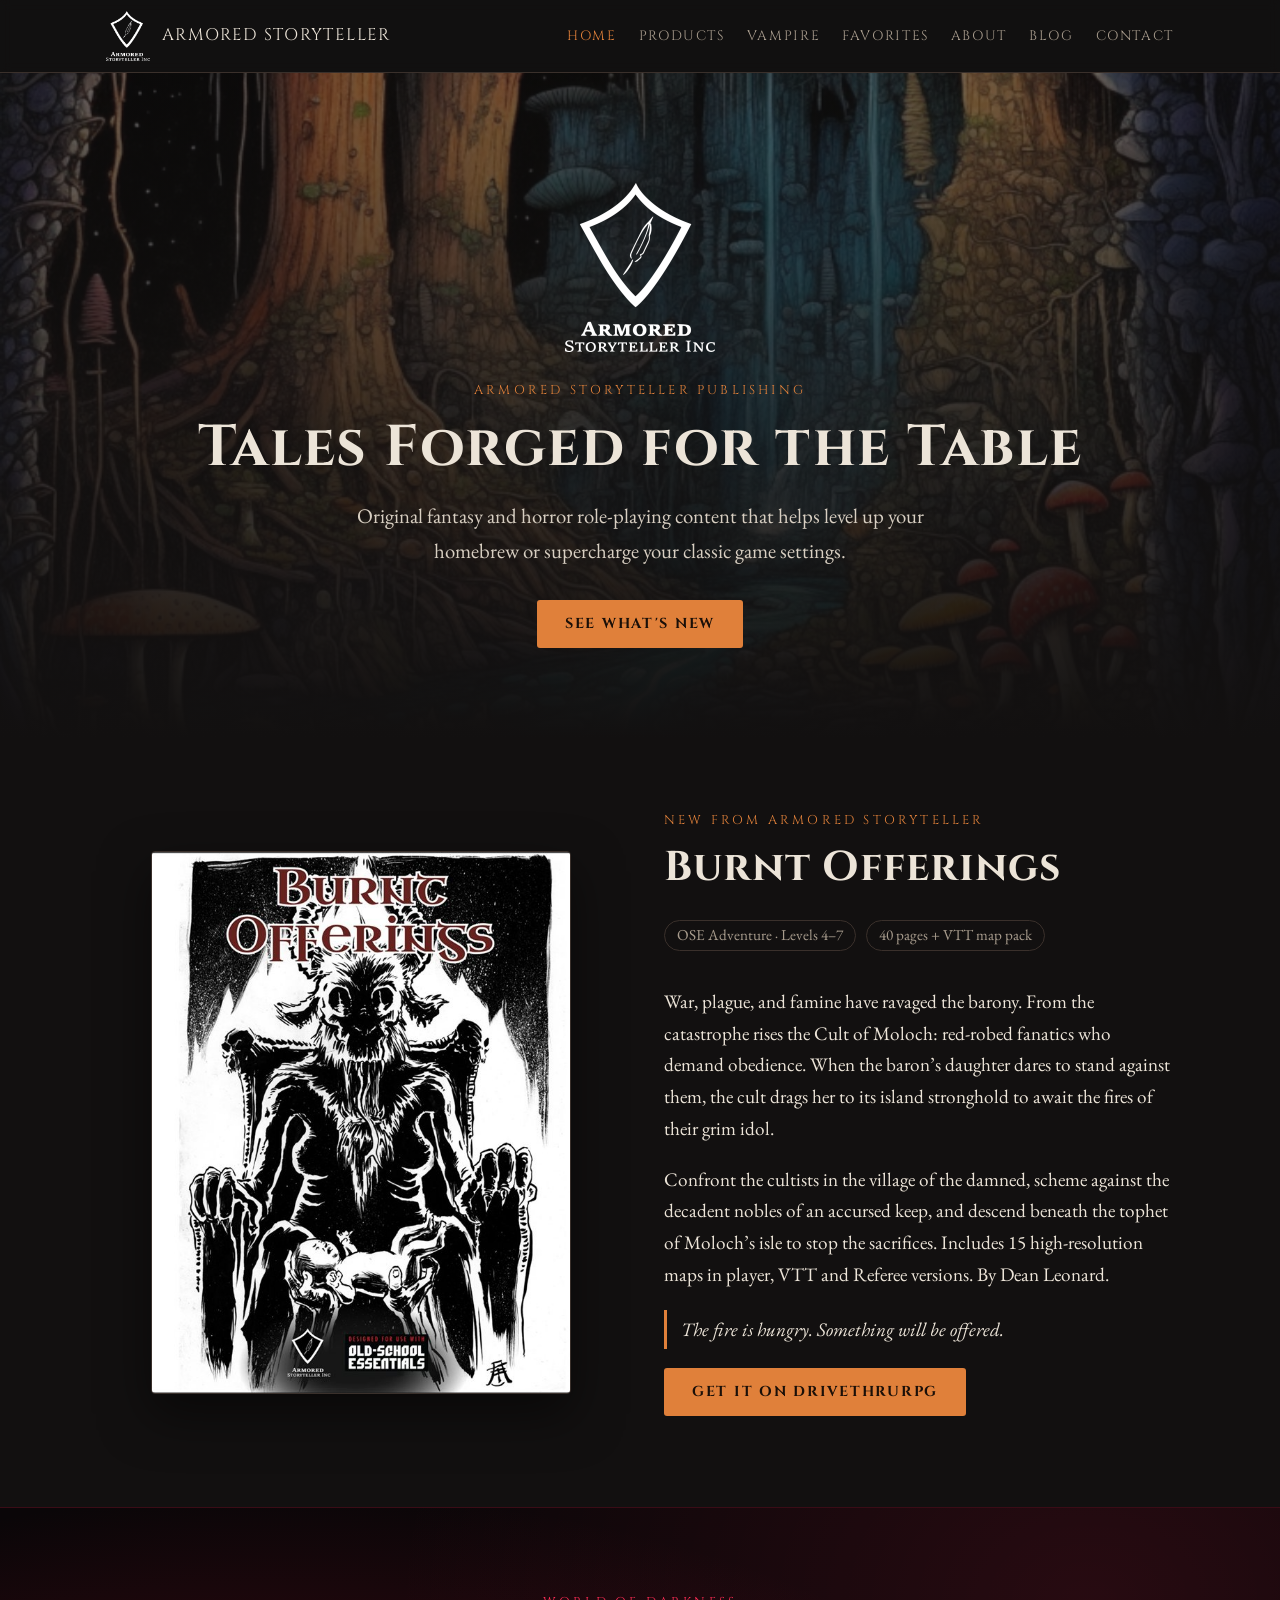
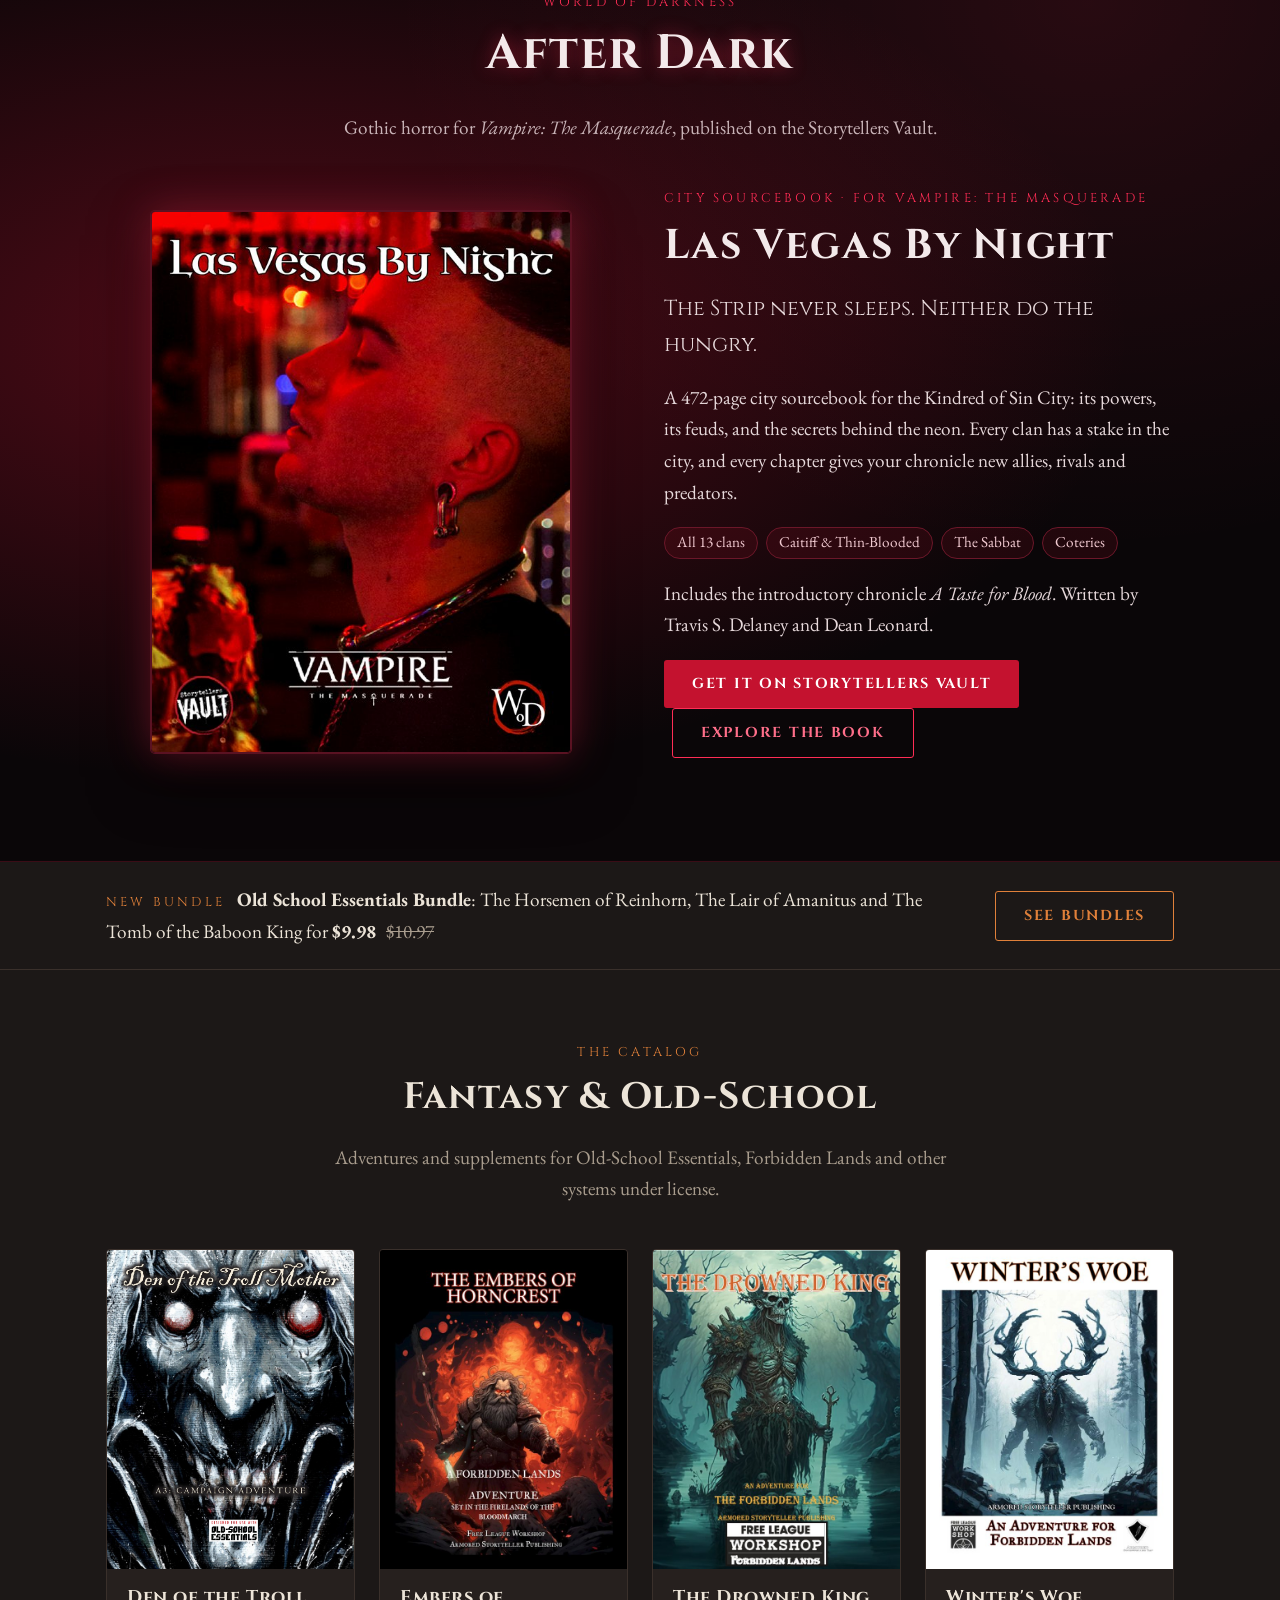
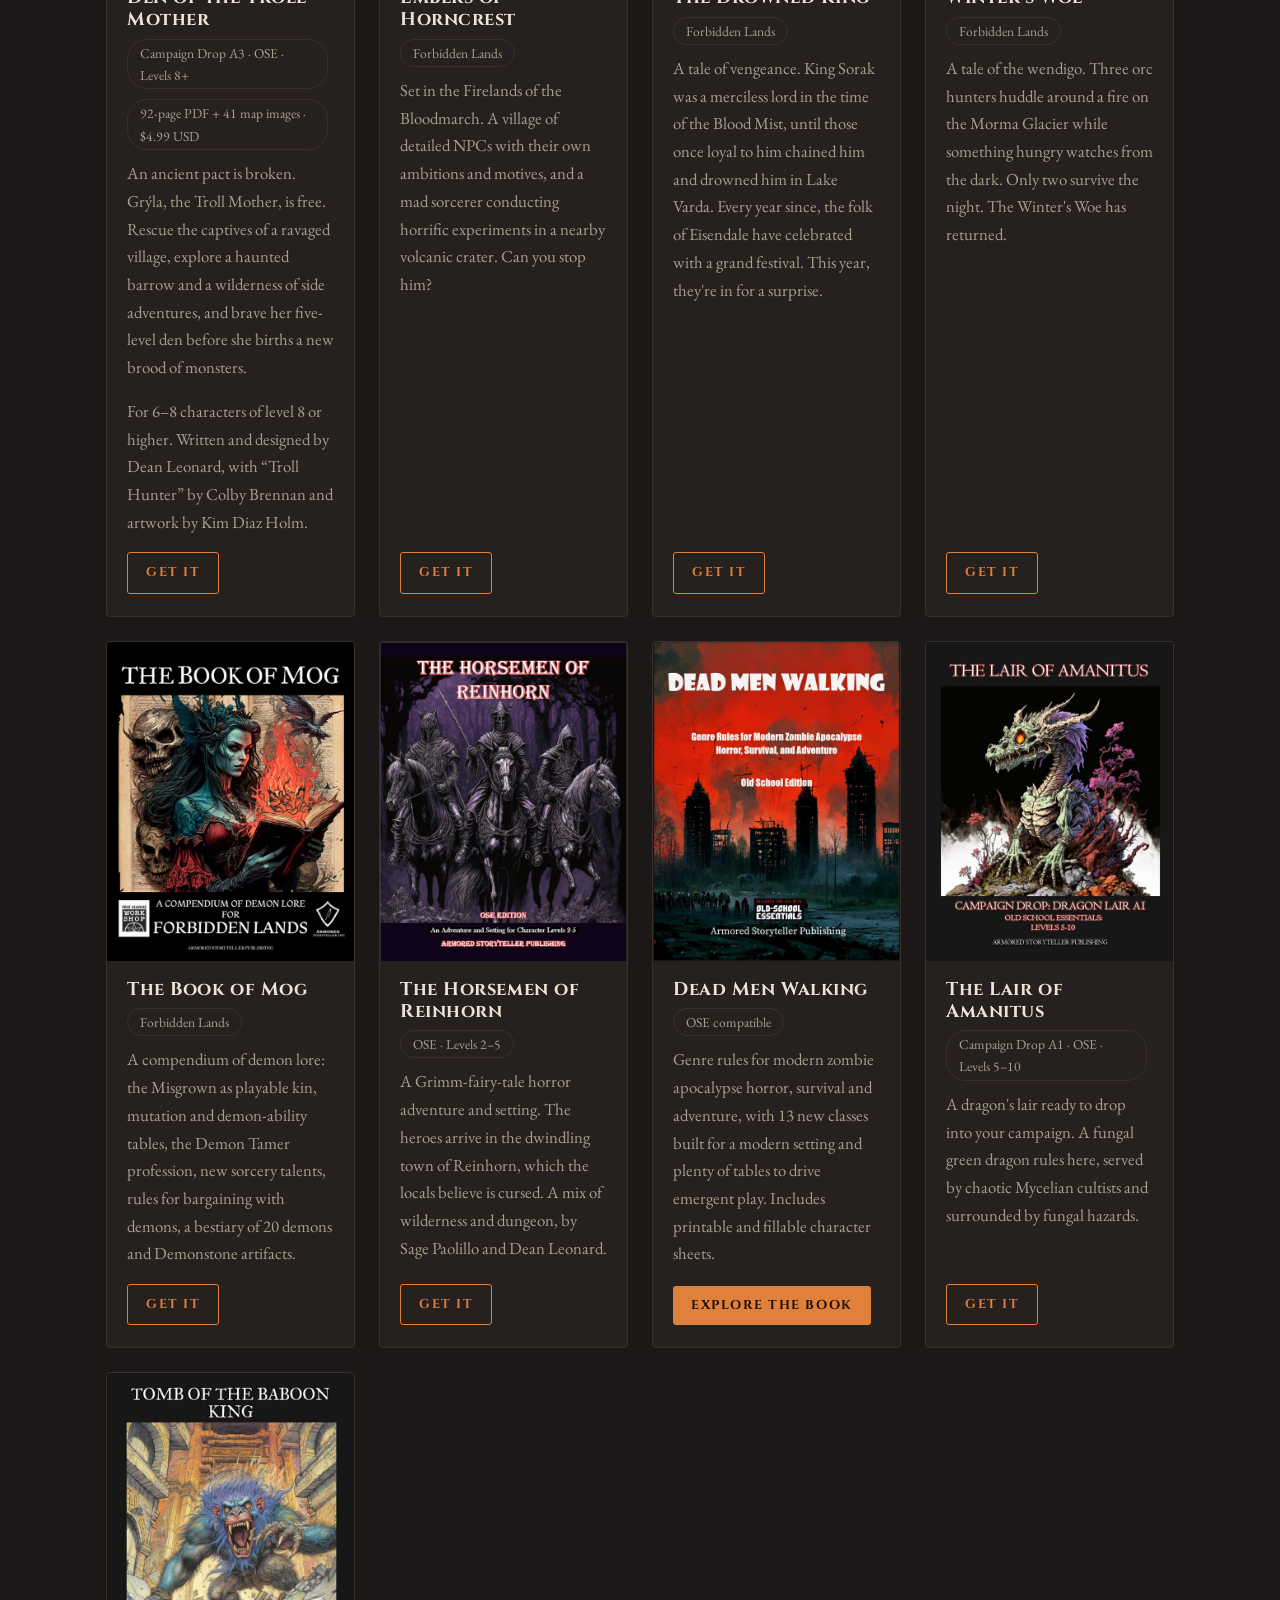
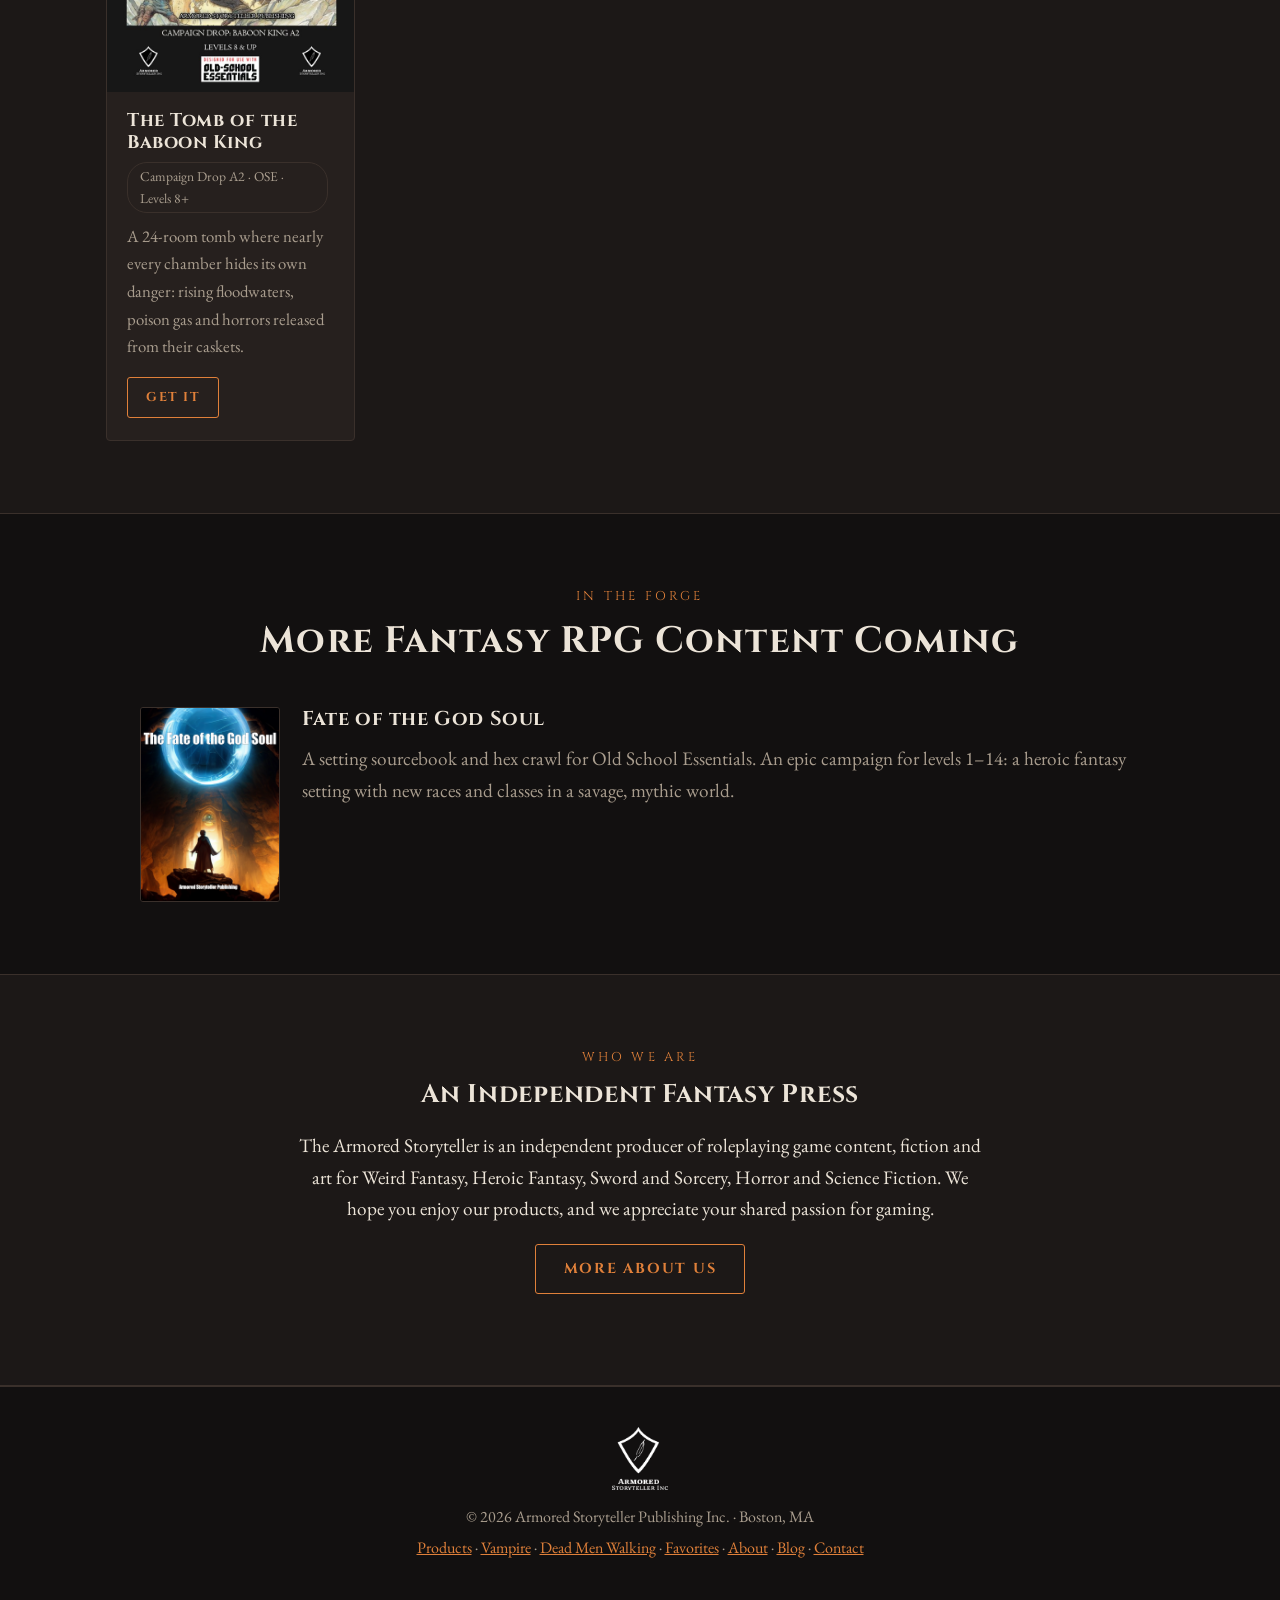
<file: index.html>
<!doctype html>
<html lang="en">
<head>
  <meta charset="utf-8">
  <meta name="viewport" content="width=device-width, initial-scale=1">
  <title>Armored Storyteller Publishing</title>
  <meta name="description" content="Original fantasy role-playing game content to level up your homebrew or supercharge your classic game settings.">
  <link rel="icon" href="images/logo.png">
  <link rel="preconnect" href="https://fonts.googleapis.com">
  <link rel="preconnect" href="https://fonts.gstatic.com" crossorigin>
  <link href="https://fonts.googleapis.com/css2?family=Cinzel:wght@500;700&family=EB+Garamond:ital,wght@0,400;0,600;1,400&display=swap" rel="stylesheet">
  <link rel="stylesheet" href="style.css">
</head>
<body>

  <header class="site-header">
    <div class="wrap">
      <a class="brand" href="index.html">
        <img class="logo-img" src="images/logo-black.png" alt="">
        <span>Armored Storyteller</span>
      </a>
      <nav class="site-nav">
        <a href="index.html" aria-current="page">Home</a>
        <a href="index.html#products">Products</a>
        <a href="vampire.html">Vampire</a>
        <a href="favorites.html">Favorites</a>
        <a href="about.html">About</a>
        <a href="blog.html">Blog</a>
        <a href="about.html#contact">Contact</a>
      </nav>
    </div>
  </header>

  <main>
    <div class="hero">
      <div class="wrap">
        <img class="logo-img" src="images/logo-black.png" alt="Armored Storyteller shield and quill logo">
        <span class="eyebrow">Armored Storyteller Publishing</span>
        <h1>Tales Forged for the Table</h1>
        <p>Original fantasy and horror role-playing content that helps level up your homebrew or supercharge your classic game settings.</p>
        <a class="button" href="#featured">See What's New</a>
      </div>
    </div>

    <section id="featured">
      <div class="wrap feature">
        <img class="feature-cover" src="images/cover-burnt-offerings.jpg" alt="Burnt Offerings cover">
        <div>
          <span class="eyebrow">New from Armored Storyteller</span>
          <h2>Burnt Offerings</h2>
          <span class="tag">OSE Adventure &middot; Levels 4&ndash;7</span>
          <span class="tag">40 pages + VTT map pack</span>
          <p>War, plague, and famine have ravaged the barony. From the catastrophe rises the Cult of Moloch: red-robed fanatics who demand obedience. When the baron&rsquo;s daughter dares to stand against them, the cult drags her to its island stronghold to await the fires of their grim idol.</p>
          <p>Confront the cultists in the village of the damned, scheme against the decadent nobles of an accursed keep, and descend beneath the tophet of Moloch&rsquo;s isle to stop the sacrifices. Includes 15 high-resolution maps in player, VTT and Referee versions. By Dean Leonard.</p>
          <p class="special-callout"><em>The fire is hungry. Something will be offered.</em></p>
          <p><a class="button" href="https://www.drivethrurpg.com/en/product/593134/burnt-offerings">Get It on DriveThruRPG</a></p>
        </div>
      </div>
    </section>

    <!-- World of Darkness line: Vampire: The Masquerade products -->
    <section id="world-of-darkness" class="wod">
      <div class="wrap">
        <div class="section-title">
          <span class="eyebrow">World of Darkness</span>
          <h2>After Dark</h2>
          <p>Gothic horror for <em>Vampire: The Masquerade</em>, published on the Storytellers Vault.</p>
        </div>
        <div class="feature" id="las-vegas-by-night">
          <img class="feature-cover wod-cover" src="images/cover-las-vegas-by-night.jpg" alt="Las Vegas By Night cover">
          <div>
            <span class="eyebrow">City Sourcebook &middot; for Vampire: The Masquerade</span>
            <h2>Las Vegas By Night</h2>
            <p class="wod-hook">The Strip never sleeps. Neither do the hungry.</p>
            <p>A 472-page city sourcebook for the Kindred of Sin City: its powers, its feuds, and the secrets behind the neon. Every clan has a stake in the city, and every chapter gives your chronicle new allies, rivals and predators.</p>
            <ul class="wod-clans">
              <li>All 13 clans</li><li>Caitiff &amp; Thin-Blooded</li><li>The Sabbat</li><li>Coteries</li>
            </ul>
            <p>Includes the introductory chronicle <em>A Taste for Blood</em>. Written by Travis S. Delaney and Dean Leonard.</p>
            <p><a class="button wod-button" href="https://site.storytellersvault.com/product/589470/Las-Vegas-By-Night">Get It on Storytellers Vault</a> <a class="button ghost wod-ghost" href="vampire.html">Explore the Book</a></p>
          </div>
        </div>
      </div>
    </section>

    <section class="bundle-strip">
      <div class="wrap">
        <p><span class="eyebrow">New Bundle</span> <strong>Old School Essentials Bundle</strong>: The Horsemen of Reinhorn, The Lair of Amanitus and The Tomb of the Baboon King for <strong>$9.98</strong> <s>$10.97</s></p>
        <a class="button ghost" href="favorites.html">See Bundles</a>
      </div>
    </section>

    <section id="products" class="alt">
      <div class="wrap">
        <div class="section-title">
          <span class="eyebrow">The Catalog</span>
          <h2>Fantasy &amp; Old-School</h2>
          <p>Adventures and supplements for Old-School Essentials, Forbidden Lands and other systems under license.</p>
        </div>

        <div class="grid">
          <article class="card" id="den-of-the-troll-mother">
            <div class="card-art"><img src="images/cover-den-of-the-troll-mother.jpg?v=43b0d7a" alt="Den of the Troll Mother cover"></div>
            <div class="card-body">
              <h3>Den of the Troll Mother</h3>
              <span class="tag">Campaign Drop A3 &middot; OSE &middot; Levels 8+</span>
              <span class="tag">92-page PDF + 41 map images &middot; $4.99 USD</span>
              <p>An ancient pact is broken. Gr&yacute;la, the Troll Mother, is free. Rescue the captives of a ravaged village, explore a haunted barrow and a wilderness of side adventures, and brave her five-level den before she births a new brood of monsters.</p>
              <p>For 6&ndash;8 characters of level 8 or higher. Written and designed by Dean Leonard, with &ldquo;Troll Hunter&rdquo; by Colby Brennan and artwork by Kim Diaz Holm.</p>
              <a class="button ghost" href="https://www.drivethrurpg.com/en/product/591816/den-of-the-troll-mother-campaign-drop-a3">Get It</a>
            </div>
          </article>

          <article class="card">
            <div class="card-art"><img src="images/cover-embers-of-horncrest.jpg" alt="The Embers of Horncrest cover"></div>
            <div class="card-body">
              <h3>Embers of Horncrest</h3>
              <span class="tag">Forbidden Lands</span>
              <p>Set in the Firelands of the Bloodmarch. A village of detailed NPCs with their own ambitions and motives, and a mad sorcerer conducting horrific experiments in a nearby volcanic crater. Can you stop him?</p>
              <a class="button ghost" href="https://www.drivethrurpg.com/en/product/478391/embers-of-horncrest">Get It</a>
            </div>
          </article>

          <article class="card">
            <div class="card-art"><img src="images/cover-drowned-king.jpg" alt="The Drowned King cover"></div>
            <div class="card-body">
              <h3>The Drowned King</h3>
              <span class="tag">Forbidden Lands</span>
              <p>A tale of vengeance. King Sorak was a merciless lord in the time of the Blood Mist, until those once loyal to him chained him and drowned him in Lake Varda. Every year since, the folk of Eisendale have celebrated with a grand festival. This year, they're in for a surprise.</p>
              <a class="button ghost" href="https://www.drivethrurpg.com/product/424022/The-Drowned-King">Get It</a>
            </div>
          </article>

          <article class="card">
            <div class="card-art"><img src="images/cover-winters-woe.jpg" alt="Winter's Woe cover"></div>
            <div class="card-body">
              <h3>Winter's Woe</h3>
              <span class="tag">Forbidden Lands</span>
              <p>A tale of the wendigo. Three orc hunters huddle around a fire on the Morma Glacier while something hungry watches from the dark. Only two survive the night. The Winter's Woe has returned.</p>
              <a class="button ghost" href="https://www.drivethrurpg.com/product/429504/Winters-Woe-An-Adventure-for-Forbidden-Lands">Get It</a>
            </div>
          </article>

          <article class="card">
            <div class="card-art"><img src="images/cover-book-of-mog.jpg" alt="The Book of Mog cover"></div>
            <div class="card-body">
              <h3>The Book of Mog</h3>
              <span class="tag">Forbidden Lands</span>
              <p>A compendium of demon lore: the Misgrown as playable kin, mutation and demon-ability tables, the Demon Tamer profession, new sorcery talents, rules for bargaining with demons, a bestiary of 20 demons and Demonstone artifacts.</p>
              <a class="button ghost" href="https://www.drivethrurpg.com/product/435858/The-Book-of-Mog">Get It</a>
            </div>
          </article>

          <article class="card">
            <div class="card-art"><img src="images/cover-horsemen-of-reinhorn.jpg" alt="The Horsemen of Reinhorn cover"></div>
            <div class="card-body">
              <h3>The Horsemen of Reinhorn</h3>
              <span class="tag">OSE &middot; Levels 2&ndash;5</span>
              <p>A Grimm-fairy-tale horror adventure and setting. The heroes arrive in the dwindling town of Reinhorn, which the locals believe is cursed. A mix of wilderness and dungeon, by Sage Paolillo and Dean Leonard.</p>
              <a class="button ghost" href="https://www.drivethrurpg.com/product/420869/The-Horsemen-of-Reinhorn">Get It</a>
            </div>
          </article>

          <article class="card" id="dead-men-walking">
            <div class="card-art"><a href="dead-men-walking.html"><img src="images/cover-dead-men-walking.jpg" alt="Dead Men Walking cover"></a></div>
            <div class="card-body">
              <h3><a href="dead-men-walking.html" style="color: inherit; text-decoration: none;">Dead Men Walking</a></h3>
              <span class="tag">OSE compatible</span>
              <p>Genre rules for modern zombie apocalypse horror, survival and adventure, with 13 new classes built for a modern setting and plenty of tables to drive emergent play. Includes printable and fillable character sheets.</p>
              <a class="button" href="dead-men-walking.html">Explore the Book</a>
            </div>
          </article>

          <article class="card">
            <div class="card-art"><img src="images/cover-lair-of-amanitus.jpg" alt="The Lair of Amanitus cover"></div>
            <div class="card-body">
              <h3>The Lair of Amanitus</h3>
              <span class="tag">Campaign Drop A1 &middot; OSE &middot; Levels 5&ndash;10</span>
              <p>A dragon's lair ready to drop into your campaign. A fungal green dragon rules here, served by chaotic Mycelian cultists and surrounded by fungal hazards.</p>
              <a class="button ghost" href="https://www.drivethrurpg.com/product/424995/The-Lair-of-Amanitus-Campaign-Drop-Dragon-Lair-A1">Get It</a>
            </div>
          </article>

          <article class="card">
            <div class="card-art"><img src="images/cover-tomb-of-the-baboon-king.jpg" alt="Tomb of the Baboon King cover"></div>
            <div class="card-body">
              <h3>The Tomb of the Baboon King</h3>
              <span class="tag">Campaign Drop A2 &middot; OSE &middot; Levels 8+</span>
              <p>A 24-room tomb where nearly every chamber hides its own danger: rising floodwaters, poison gas and horrors released from their caskets.</p>
              <a class="button ghost" href="https://www.drivethrurpg.com/product/443056/The-Tomb-of-the-Baboon-King-Campaign-Drop-A2">Get It</a>
            </div>
          </article>
        </div>
      </div>
    </section>

    <section id="forge">
      <div class="wrap">
        <div class="section-title">
          <span class="eyebrow">In the Forge</span>
          <h2>More Fantasy RPG Content Coming</h2>
        </div>

        <div class="forge">
          <div class="forge-item">
            <img src="images/fate-of-the-god-soul.png" alt="Fate of the God Soul cover">
            <div>
              <h3>Fate of the God Soul</h3>
              <p>A setting sourcebook and hex crawl for Old School Essentials. An epic campaign for levels 1&ndash;14: a heroic fantasy setting with new races and classes in a savage, mythic world.</p>
            </div>
          </div>


        </div>
      </div>
    </section>

    <section class="alt">
      <div class="wrap prose" style="text-align: center;">
        <span class="eyebrow">Who We Are</span>
        <h2 style="margin-top: 0;">An Independent Fantasy Press</h2>
        <p>The Armored Storyteller is an independent producer of roleplaying game content, fiction and art for Weird Fantasy, Heroic Fantasy, Sword and Sorcery, Horror and Science Fiction. We hope you enjoy our products, and we appreciate your shared passion for gaming.</p>
        <p><a class="button ghost" href="about.html">More About Us</a></p>
      </div>
    </section>
  </main>

  <footer class="site-footer">
    <div class="wrap">
      <img class="logo-img" src="images/logo-black.png" alt="">
      <p>&copy; 2026 Armored Storyteller Publishing Inc. &middot; Boston, MA</p>
      <p><a href="index.html#products">Products</a> &middot; <a href="vampire.html">Vampire</a> &middot; <a href="dead-men-walking.html">Dead Men Walking</a> &middot; <a href="favorites.html">Favorites</a> &middot; <a href="about.html">About</a> &middot; <a href="blog.html">Blog</a> &middot; <a href="about.html#contact">Contact</a></p>
    </div>
  </footer>

</body>
</html>
</file>
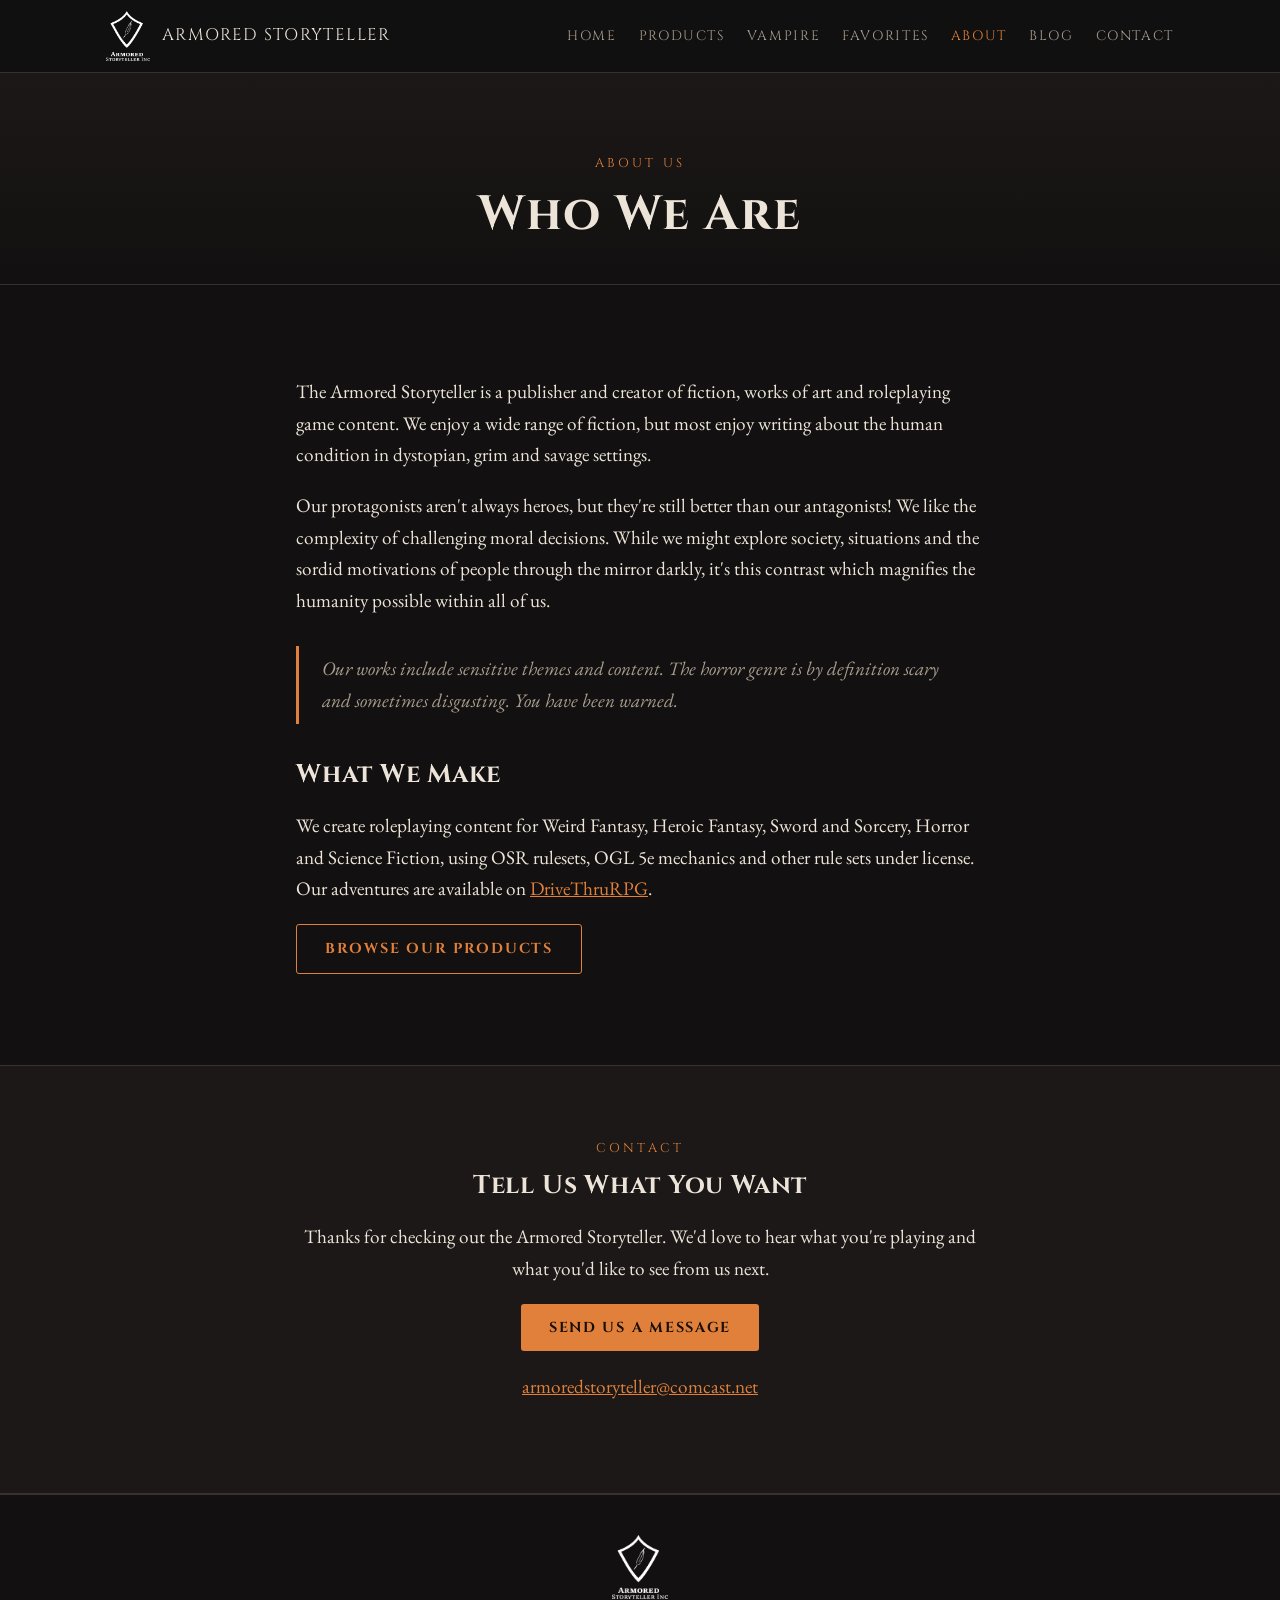
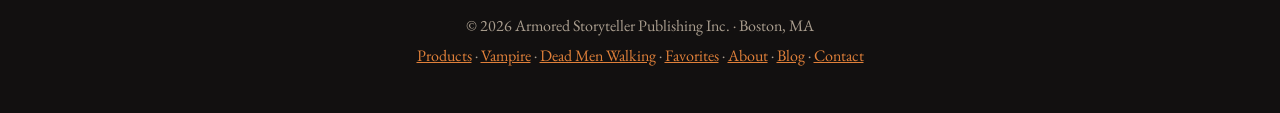
<file: about.html>
<!doctype html>
<html lang="en">
<head>
  <meta charset="utf-8">
  <meta name="viewport" content="width=device-width, initial-scale=1">
  <title>About - Armored Storyteller Publishing</title>
  <meta name="description" content="Armored Storyteller is an independent publisher of fiction, art and roleplaying game content.">
  <link rel="icon" href="images/logo.png">
  <link rel="preconnect" href="https://fonts.googleapis.com">
  <link rel="preconnect" href="https://fonts.gstatic.com" crossorigin>
  <link href="https://fonts.googleapis.com/css2?family=Cinzel:wght@500;700&family=EB+Garamond:ital,wght@0,400;0,600;1,400&display=swap" rel="stylesheet">
  <link rel="stylesheet" href="style.css">
</head>
<body>

  <header class="site-header">
    <div class="wrap">
      <a class="brand" href="index.html">
        <img class="logo-img" src="images/logo-black.png" alt="">
        <span>Armored Storyteller</span>
      </a>
      <nav class="site-nav">
        <a href="index.html">Home</a>
        <a href="index.html#products">Products</a>
        <a href="vampire.html">Vampire</a>
        <a href="favorites.html">Favorites</a>
        <a href="about.html" aria-current="page">About</a>
        <a href="blog.html">Blog</a>
        <a href="about.html#contact">Contact</a>
      </nav>
    </div>
  </header>

  <main>
    <div class="page-head">
      <div class="wrap">
        <span class="eyebrow">About Us</span>
        <h1>Who We Are</h1>
      </div>
    </div>

    <section>
      <div class="wrap prose">
        <p>The Armored Storyteller is a publisher and creator of fiction, works of art and roleplaying game content. We enjoy a wide range of fiction, but most enjoy writing about the human condition in dystopian, grim and savage settings.</p>
        <p>Our protagonists aren't always heroes, but they're still better than our antagonists! We like the complexity of challenging moral decisions. While we might explore society, situations and the sordid motivations of people through the mirror darkly, it's this contrast which magnifies the humanity possible within all of us.</p>
        <blockquote>Our works include sensitive themes and content. The horror genre is by definition scary and sometimes disgusting. You have been warned.</blockquote>

        <h2>What We Make</h2>
        <p>We create roleplaying content for Weird Fantasy, Heroic Fantasy, Sword and Sorcery, Horror and Science Fiction, using OSR rulesets, OGL 5e mechanics and other rule sets under license. Our adventures are available on <a href="https://www.drivethrurpg.com/">DriveThruRPG</a>.</p>
        <p><a class="button ghost" href="index.html#products">Browse Our Products</a></p>
      </div>
    </section>

    <section id="contact" class="alt">
      <div class="wrap prose" style="text-align: center;">
        <span class="eyebrow">Contact</span>
        <h2 style="margin-top: 0;">Tell Us What You Want</h2>
        <p>Thanks for checking out the Armored Storyteller. We'd love to hear what you're playing and what you'd like to see from us next.</p>
        <p><a class="button" href="mailto:armoredstoryteller@comcast.net">Send Us a Message</a></p>
        <p><a href="mailto:armoredstoryteller@comcast.net">armoredstoryteller@comcast.net</a></p>
      </div>
    </section>
  </main>

  <footer class="site-footer">
    <div class="wrap">
      <img class="logo-img" src="images/logo-black.png" alt="">
      <p>&copy; 2026 Armored Storyteller Publishing Inc. &middot; Boston, MA</p>
      <p><a href="index.html#products">Products</a> &middot; <a href="vampire.html">Vampire</a> &middot; <a href="dead-men-walking.html">Dead Men Walking</a> &middot; <a href="favorites.html">Favorites</a> &middot; <a href="about.html">About</a> &middot; <a href="blog.html">Blog</a> &middot; <a href="about.html#contact">Contact</a></p>
    </div>
  </footer>

</body>
</html>
</file>
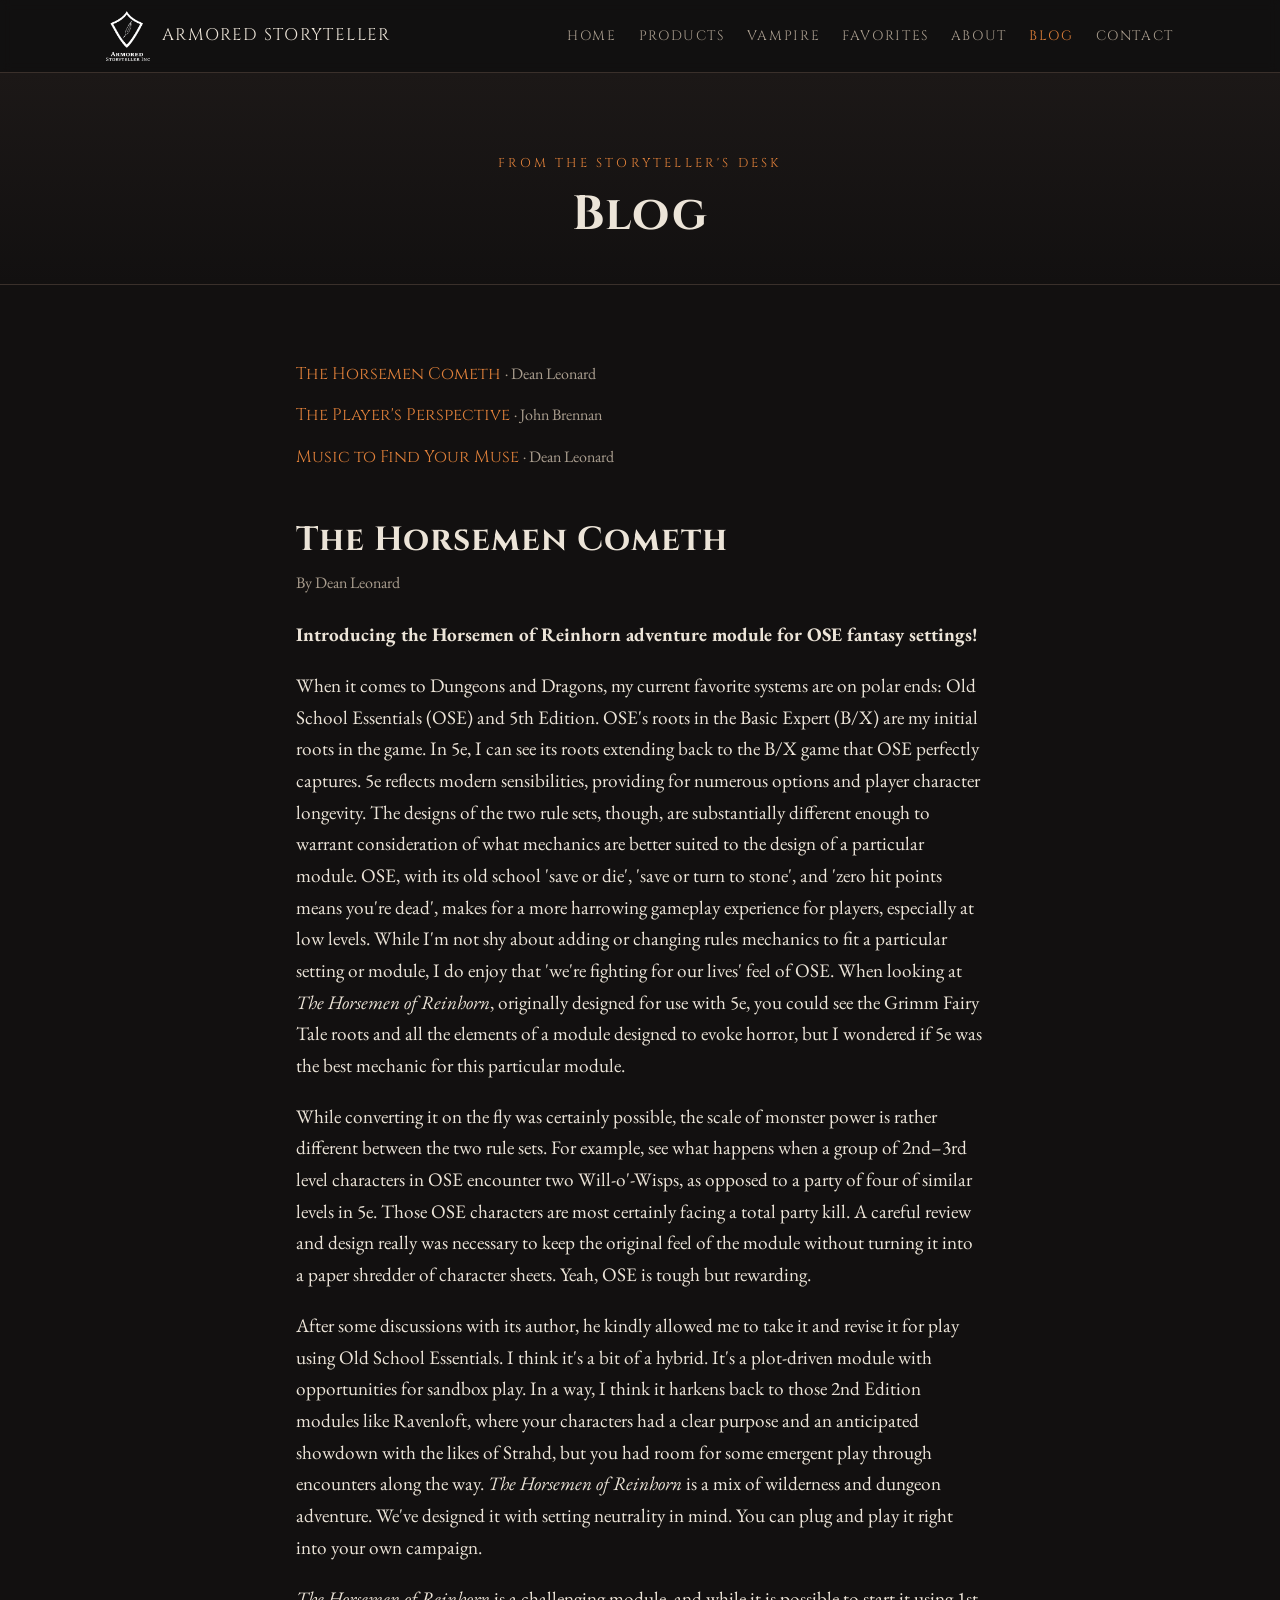
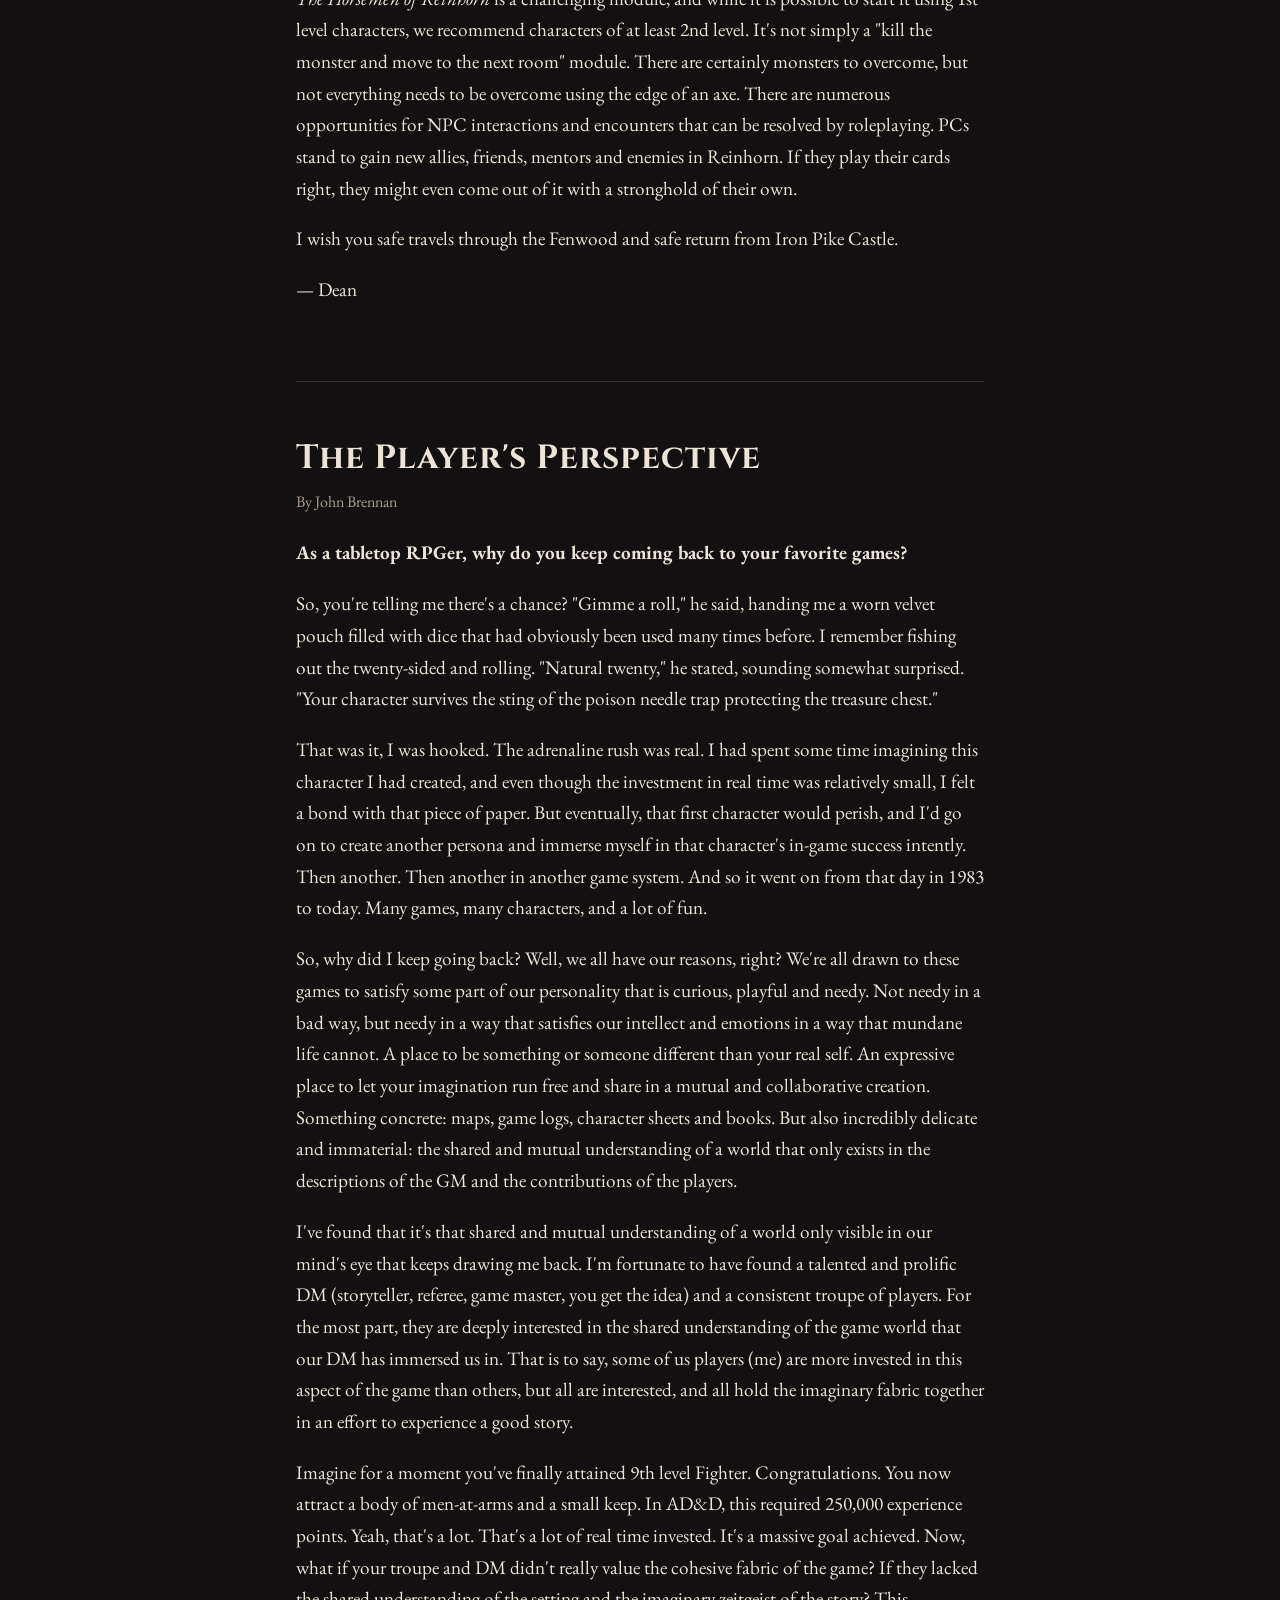
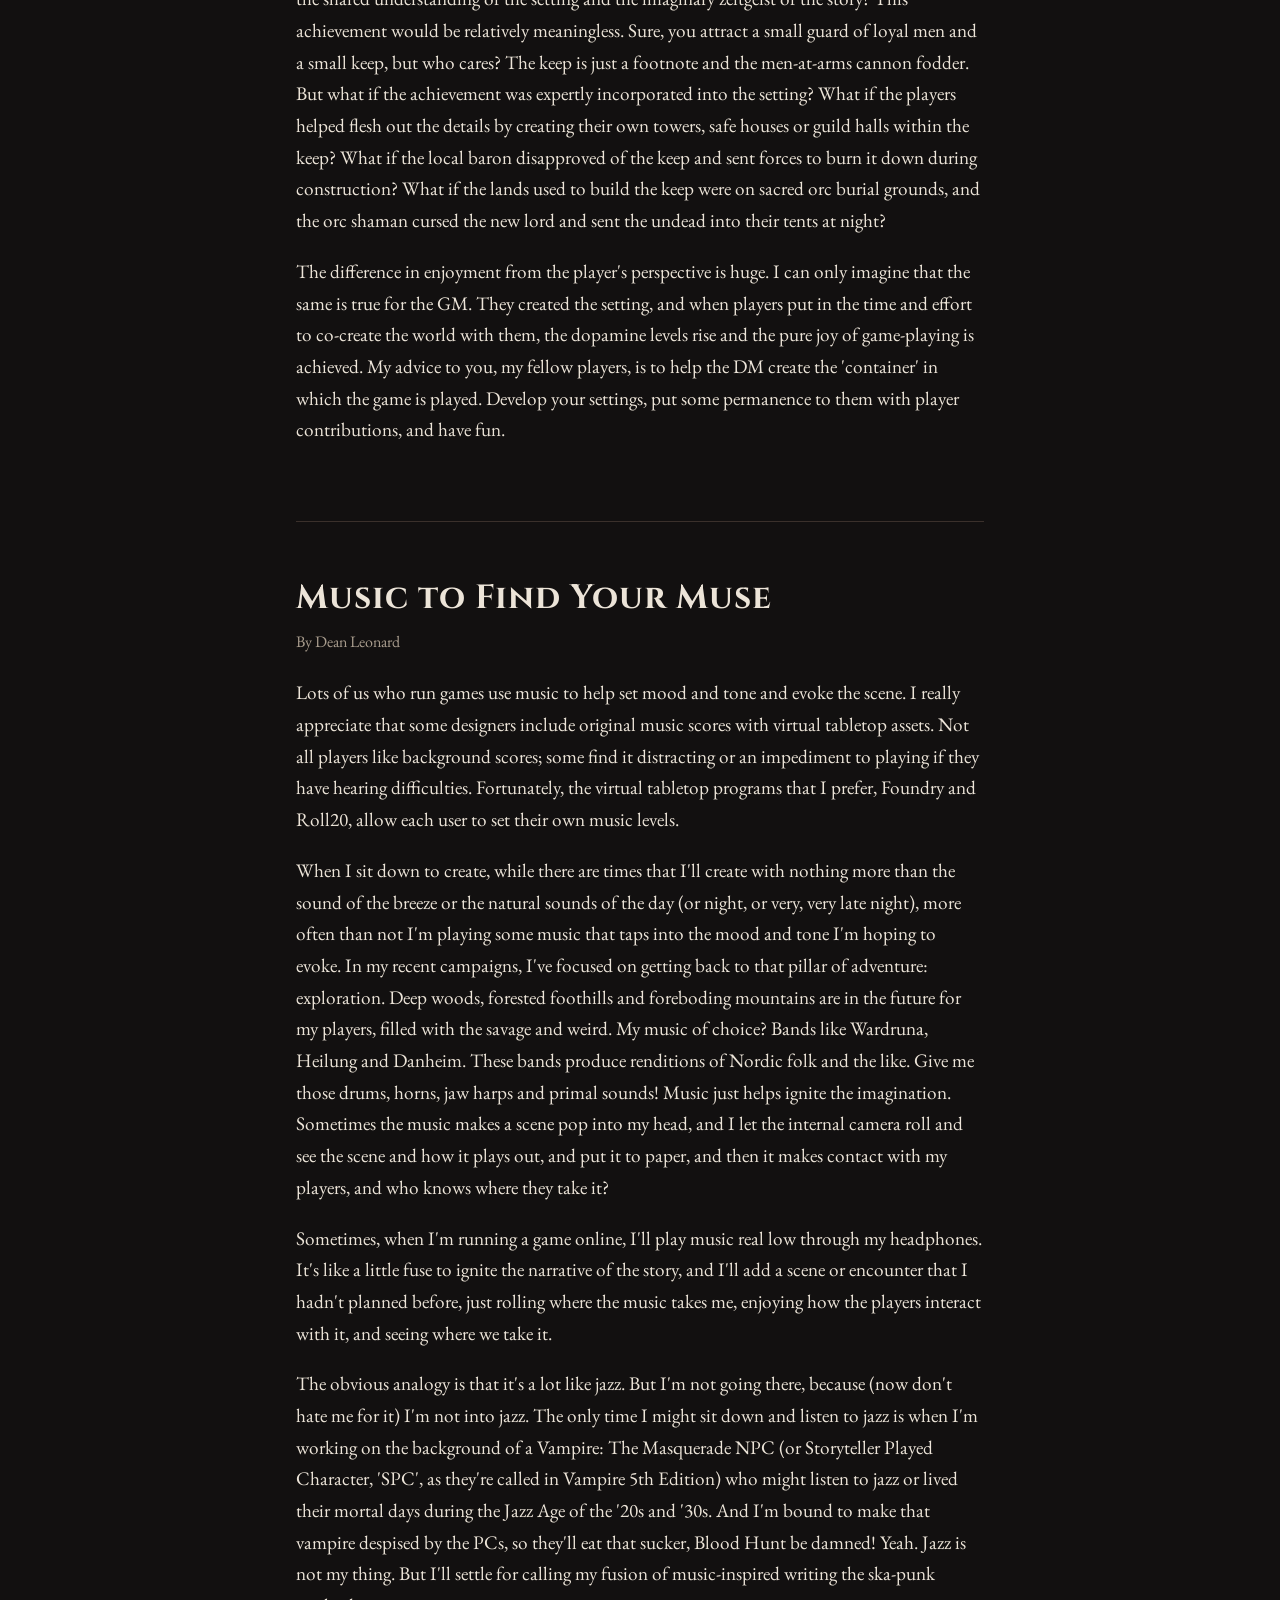
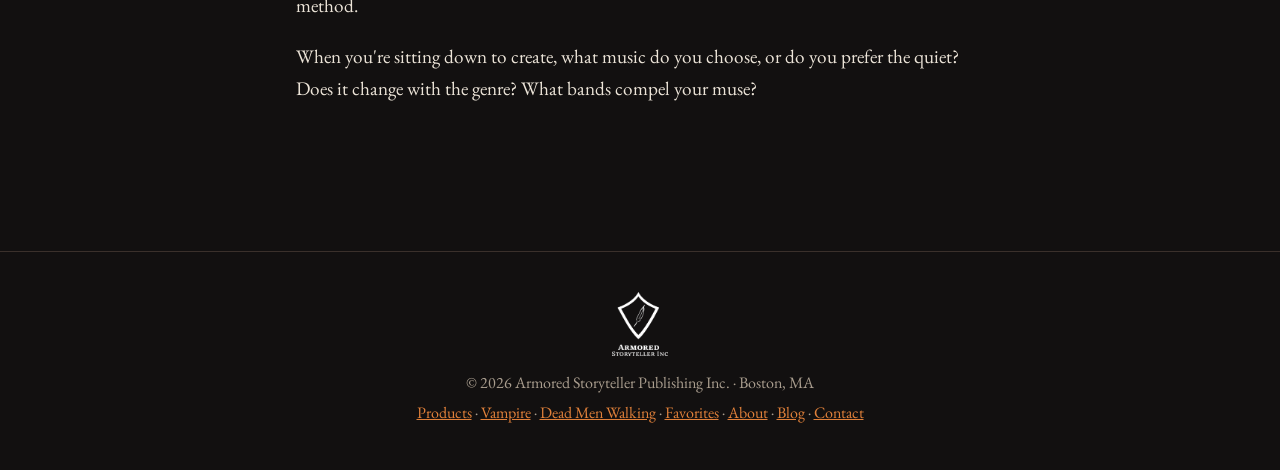
<file: blog.html>
<!doctype html>
<html lang="en">
<head>
  <meta charset="utf-8">
  <meta name="viewport" content="width=device-width, initial-scale=1">
  <title>Blog - Armored Storyteller Publishing</title>
  <meta name="description" content="Design notes, inspiration and stories from the Armored Storyteller team.">
  <link rel="icon" href="images/logo.png">
  <link rel="preconnect" href="https://fonts.googleapis.com">
  <link rel="preconnect" href="https://fonts.gstatic.com" crossorigin>
  <link href="https://fonts.googleapis.com/css2?family=Cinzel:wght@500;700&family=EB+Garamond:ital,wght@0,400;0,600;1,400&display=swap" rel="stylesheet">
  <link rel="stylesheet" href="style.css">
</head>
<body>

  <header class="site-header">
    <div class="wrap">
      <a class="brand" href="index.html">
        <img class="logo-img" src="images/logo-black.png" alt="">
        <span>Armored Storyteller</span>
      </a>
      <nav class="site-nav">
        <a href="index.html">Home</a>
        <a href="index.html#products">Products</a>
        <a href="vampire.html">Vampire</a>
        <a href="favorites.html">Favorites</a>
        <a href="about.html">About</a>
        <a href="blog.html" aria-current="page">Blog</a>
        <a href="about.html#contact">Contact</a>
      </nav>
    </div>
  </header>

  <main>
    <div class="page-head">
      <div class="wrap">
        <span class="eyebrow">From the Storyteller's Desk</span>
        <h1>Blog</h1>
      </div>
    </div>

    <section>
      <div class="wrap prose">
        <ul class="post-list">
          <li><a href="#the-horsemen-cometh">The Horsemen Cometh</a> <span>&middot; Dean Leonard</span></li>
          <li><a href="#the-players-perspective">The Player's Perspective</a> <span>&middot; John Brennan</span></li>
          <li><a href="#music-to-find-your-muse">Music to Find Your Muse</a> <span>&middot; Dean Leonard</span></li>
        </ul>

        <article class="post" id="the-horsemen-cometh">
          <h2>The Horsemen Cometh</h2>
          <div class="meta">By Dean Leonard</div>
          <p><strong>Introducing the Horsemen of Reinhorn adventure module for OSE fantasy settings!</strong></p>
          <p>When it comes to Dungeons and Dragons, my current favorite systems are on polar ends: Old School Essentials (OSE) and 5th Edition. OSE's roots in the Basic Expert (B/X) are my initial roots in the game. In 5e, I can see its roots extending back to the B/X game that OSE perfectly captures. 5e reflects modern sensibilities, providing for numerous options and player character longevity. The designs of the two rule sets, though, are substantially different enough to warrant consideration of what mechanics are better suited to the design of a particular module. OSE, with its old school 'save or die', 'save or turn to stone', and 'zero hit points means you're dead', makes for a more harrowing gameplay experience for players, especially at low levels. While I'm not shy about adding or changing rules mechanics to fit a particular setting or module, I do enjoy that 'we're fighting for our lives' feel of OSE. When looking at <em>The Horsemen of Reinhorn</em>, originally designed for use with 5e, you could see the Grimm Fairy Tale roots and all the elements of a module designed to evoke horror, but I wondered if 5e was the best mechanic for this particular module.</p>
          <p>While converting it on the fly was certainly possible, the scale of monster power is rather different between the two rule sets. For example, see what happens when a group of 2nd&ndash;3rd level characters in OSE encounter two Will-o'-Wisps, as opposed to a party of four of similar levels in 5e. Those OSE characters are most certainly facing a total party kill. A careful review and design really was necessary to keep the original feel of the module without turning it into a paper shredder of character sheets. Yeah, OSE is tough but rewarding.</p>
          <p>After some discussions with its author, he kindly allowed me to take it and revise it for play using Old School Essentials. I think it's a bit of a hybrid. It's a plot-driven module with opportunities for sandbox play. In a way, I think it harkens back to those 2nd Edition modules like Ravenloft, where your characters had a clear purpose and an anticipated showdown with the likes of Strahd, but you had room for some emergent play through encounters along the way. <em>The Horsemen of Reinhorn</em> is a mix of wilderness and dungeon adventure. We've designed it with setting neutrality in mind. You can plug and play it right into your own campaign.</p>
          <p><em>The Horsemen of Reinhorn</em> is a challenging module, and while it is possible to start it using 1st level characters, we recommend characters of at least 2nd level. It's not simply a "kill the monster and move to the next room" module. There are certainly monsters to overcome, but not everything needs to be overcome using the edge of an axe. There are numerous opportunities for NPC interactions and encounters that can be resolved by roleplaying. PCs stand to gain new allies, friends, mentors and enemies in Reinhorn. If they play their cards right, they might even come out of it with a stronghold of their own.</p>
          <p>I wish you safe travels through the Fenwood and safe return from Iron Pike Castle.</p>
          <p>&mdash; Dean</p>
        </article>

        <article class="post" id="the-players-perspective">
          <h2>The Player's Perspective</h2>
          <div class="meta">By John Brennan</div>
          <p><strong>As a tabletop RPGer, why do you keep coming back to your favorite games?</strong></p>
          <p>So, you're telling me there's a chance? "Gimme a roll," he said, handing me a worn velvet pouch filled with dice that had obviously been used many times before. I remember fishing out the twenty-sided and rolling. "Natural twenty," he stated, sounding somewhat surprised. "Your character survives the sting of the poison needle trap protecting the treasure chest."</p>
          <p>That was it, I was hooked. The adrenaline rush was real. I had spent some time imagining this character I had created, and even though the investment in real time was relatively small, I felt a bond with that piece of paper. But eventually, that first character would perish, and I'd go on to create another persona and immerse myself in that character's in-game success intently. Then another. Then another in another game system. And so it went on from that day in 1983 to today. Many games, many characters, and a lot of fun.</p>
          <p>So, why did I keep going back? Well, we all have our reasons, right? We're all drawn to these games to satisfy some part of our personality that is curious, playful and needy. Not needy in a bad way, but needy in a way that satisfies our intellect and emotions in a way that mundane life cannot. A place to be something or someone different than your real self. An expressive place to let your imagination run free and share in a mutual and collaborative creation. Something concrete: maps, game logs, character sheets and books. But also incredibly delicate and immaterial: the shared and mutual understanding of a world that only exists in the descriptions of the GM and the contributions of the players.</p>
          <p>I've found that it's that shared and mutual understanding of a world only visible in our mind's eye that keeps drawing me back. I'm fortunate to have found a talented and prolific DM (storyteller, referee, game master, you get the idea) and a consistent troupe of players. For the most part, they are deeply interested in the shared understanding of the game world that our DM has immersed us in. That is to say, some of us players (me) are more invested in this aspect of the game than others, but all are interested, and all hold the imaginary fabric together in an effort to experience a good story.</p>
          <p>Imagine for a moment you've finally attained 9th level Fighter. Congratulations. You now attract a body of men-at-arms and a small keep. In AD&amp;D, this required 250,000 experience points. Yeah, that's a lot. That's a lot of real time invested. It's a massive goal achieved. Now, what if your troupe and DM didn't really value the cohesive fabric of the game? If they lacked the shared understanding of the setting and the imaginary zeitgeist of the story? This achievement would be relatively meaningless. Sure, you attract a small guard of loyal men and a small keep, but who cares? The keep is just a footnote and the men-at-arms cannon fodder. But what if the achievement was expertly incorporated into the setting? What if the players helped flesh out the details by creating their own towers, safe houses or guild halls within the keep? What if the local baron disapproved of the keep and sent forces to burn it down during construction? What if the lands used to build the keep were on sacred orc burial grounds, and the orc shaman cursed the new lord and sent the undead into their tents at night?</p>
          <p>The difference in enjoyment from the player's perspective is huge. I can only imagine that the same is true for the GM. They created the setting, and when players put in the time and effort to co-create the world with them, the dopamine levels rise and the pure joy of game-playing is achieved. My advice to you, my fellow players, is to help the DM create the 'container' in which the game is played. Develop your settings, put some permanence to them with player contributions, and have fun.</p>
        </article>

        <article class="post" id="music-to-find-your-muse">
          <h2>Music to Find Your Muse</h2>
          <div class="meta">By Dean Leonard</div>
          <p>Lots of us who run games use music to help set mood and tone and evoke the scene. I really appreciate that some designers include original music scores with virtual tabletop assets. Not all players like background scores; some find it distracting or an impediment to playing if they have hearing difficulties. Fortunately, the virtual tabletop programs that I prefer, Foundry and Roll20, allow each user to set their own music levels.</p>
          <p>When I sit down to create, while there are times that I'll create with nothing more than the sound of the breeze or the natural sounds of the day (or night, or very, very late night), more often than not I'm playing some music that taps into the mood and tone I'm hoping to evoke. In my recent campaigns, I've focused on getting back to that pillar of adventure: exploration. Deep woods, forested foothills and foreboding mountains are in the future for my players, filled with the savage and weird. My music of choice? Bands like Wardruna, Heilung and Danheim. These bands produce renditions of Nordic folk and the like. Give me those drums, horns, jaw harps and primal sounds! Music just helps ignite the imagination. Sometimes the music makes a scene pop into my head, and I let the internal camera roll and see the scene and how it plays out, and put it to paper, and then it makes contact with my players, and who knows where they take it?</p>
          <p>Sometimes, when I'm running a game online, I'll play music real low through my headphones. It's like a little fuse to ignite the narrative of the story, and I'll add a scene or encounter that I hadn't planned before, just rolling where the music takes me, enjoying how the players interact with it, and seeing where we take it.</p>
          <p>The obvious analogy is that it's a lot like jazz. But I'm not going there, because (now don't hate me for it) I'm not into jazz. The only time I might sit down and listen to jazz is when I'm working on the background of a Vampire: The Masquerade NPC (or Storyteller Played Character, 'SPC', as they're called in Vampire 5th Edition) who might listen to jazz or lived their mortal days during the Jazz Age of the '20s and '30s. And I'm bound to make that vampire despised by the PCs, so they'll eat that sucker, Blood Hunt be damned! Yeah. Jazz is not my thing. But I'll settle for calling my fusion of music-inspired writing the ska-punk method.</p>
          <p>When you're sitting down to create, what music do you choose, or do you prefer the quiet? Does it change with the genre? What bands compel your muse?</p>
        </article>
      </div>
    </section>
  </main>

  <footer class="site-footer">
    <div class="wrap">
      <img class="logo-img" src="images/logo-black.png" alt="">
      <p>&copy; 2026 Armored Storyteller Publishing Inc. &middot; Boston, MA</p>
      <p><a href="index.html#products">Products</a> &middot; <a href="vampire.html">Vampire</a> &middot; <a href="dead-men-walking.html">Dead Men Walking</a> &middot; <a href="favorites.html">Favorites</a> &middot; <a href="about.html">About</a> &middot; <a href="blog.html">Blog</a> &middot; <a href="about.html#contact">Contact</a></p>
    </div>
  </footer>

</body>
</html>
</file>
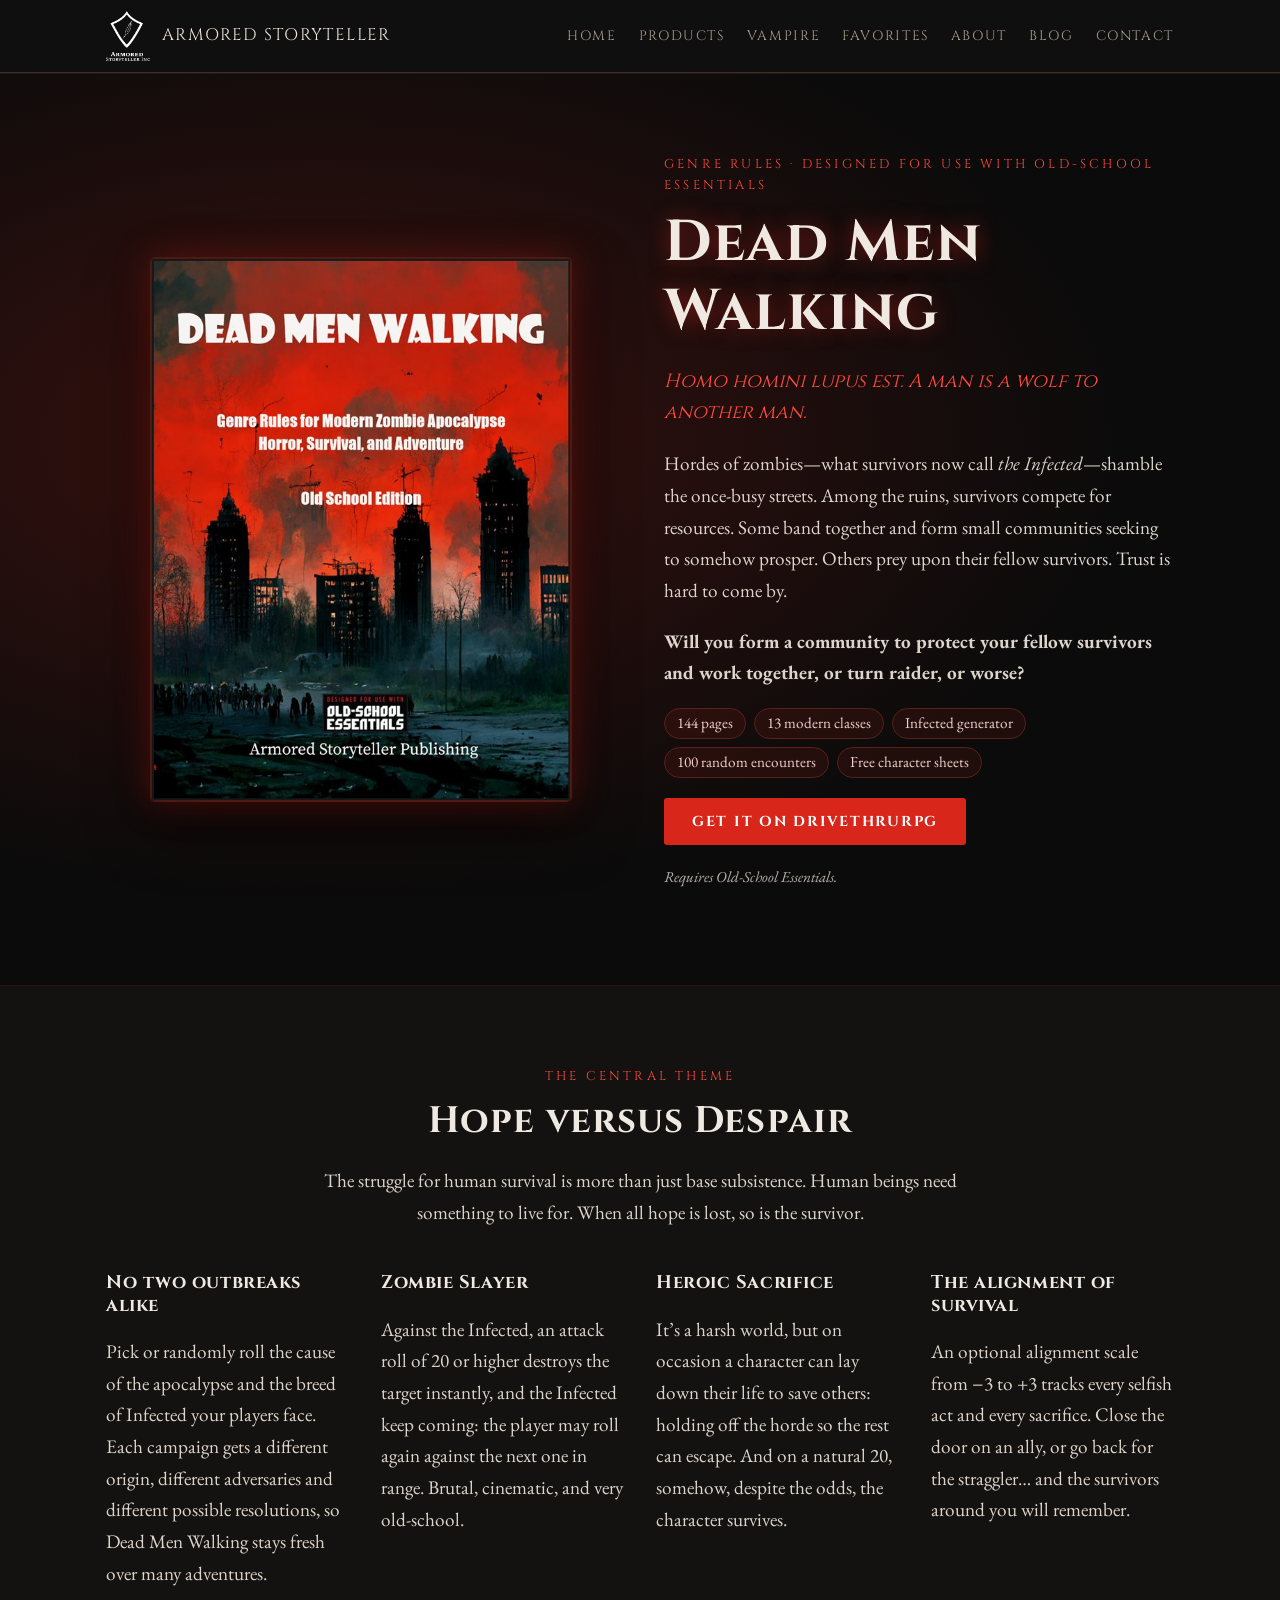
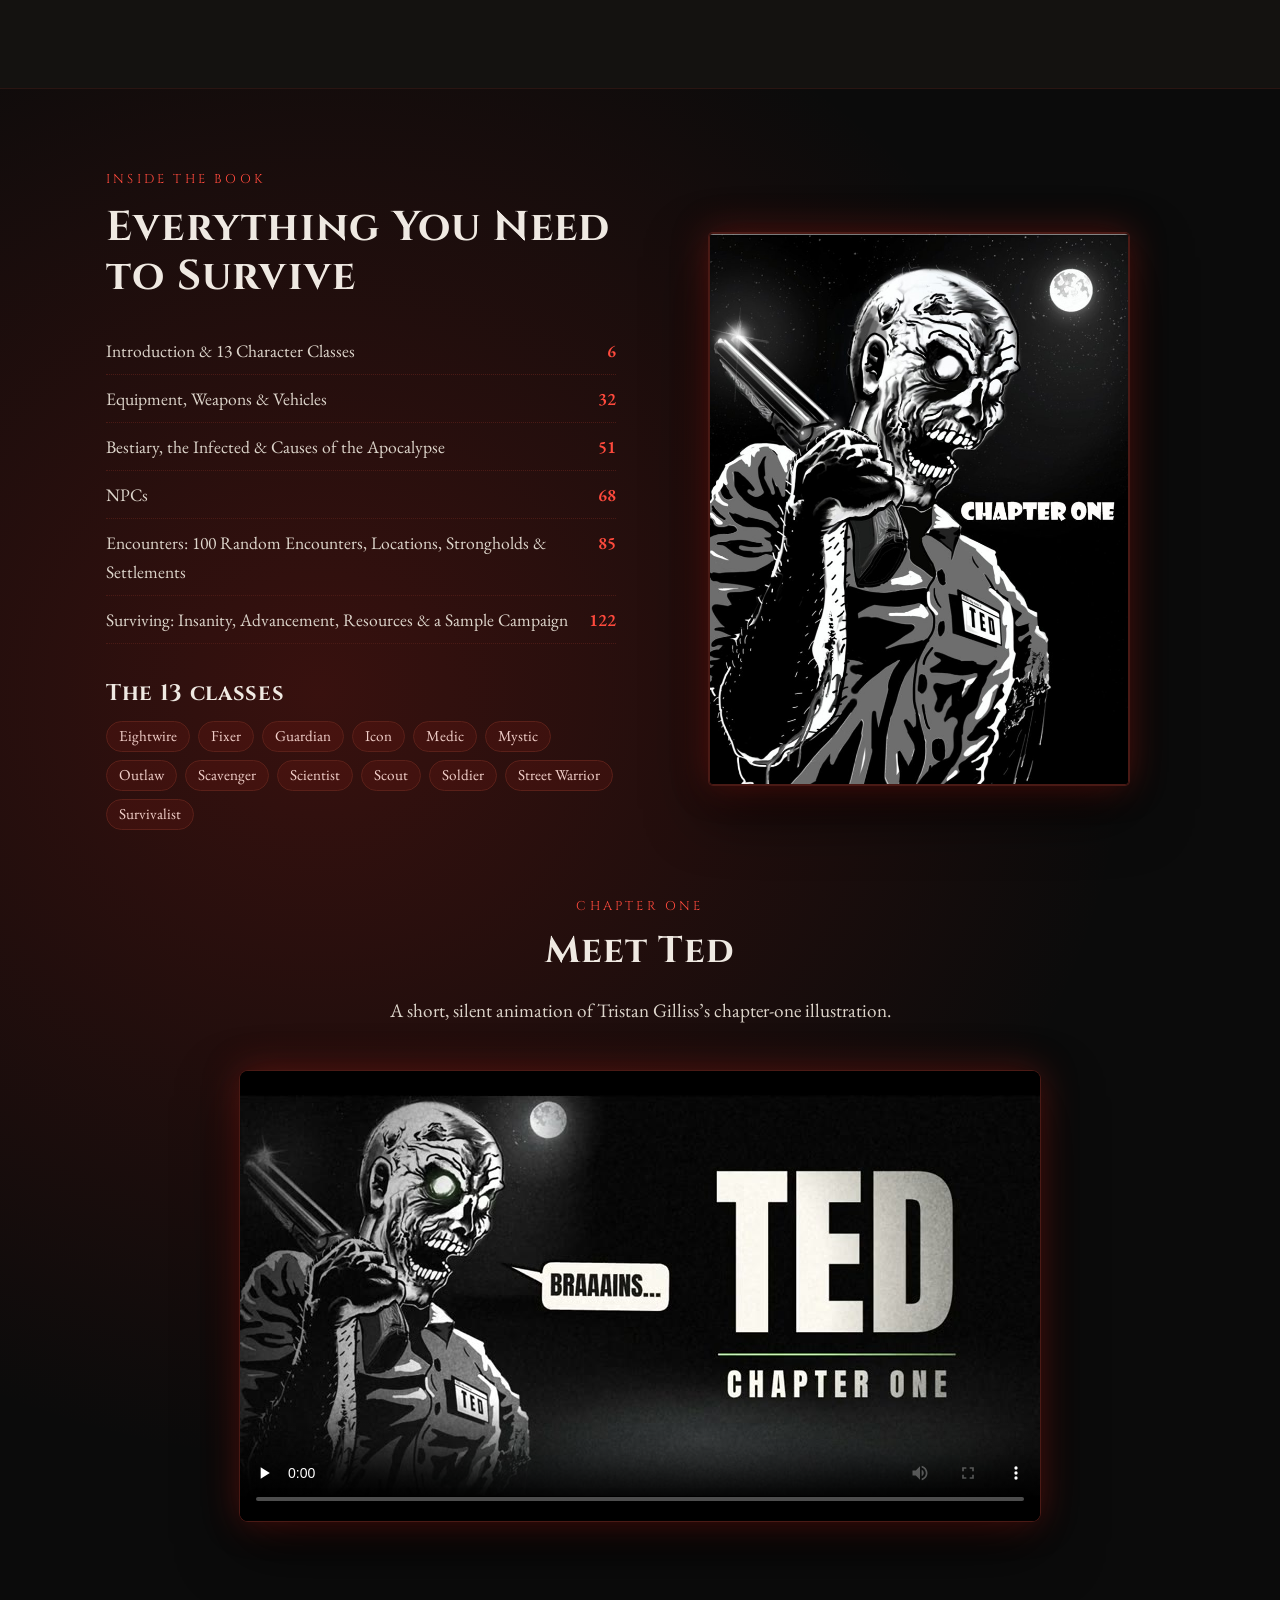
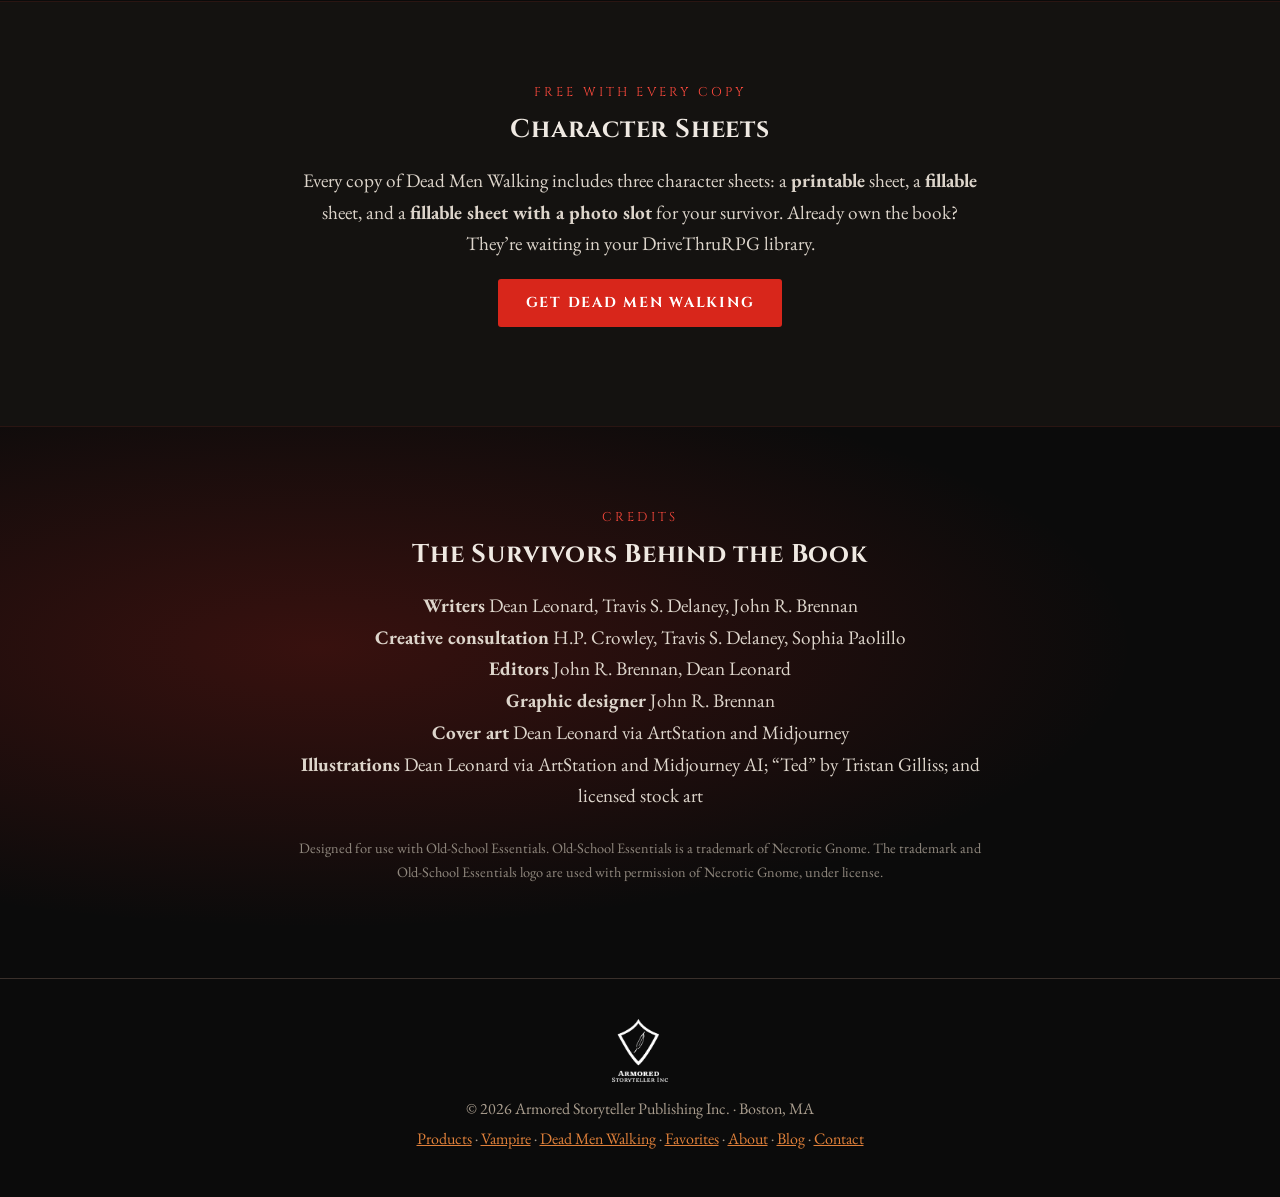
<file: dead-men-walking.html>
<!doctype html>
<html lang="en">
<head>
  <meta charset="utf-8">
  <meta name="viewport" content="width=device-width, initial-scale=1">
  <title>Dead Men Walking - Zombie Apocalypse for Old-School Essentials - Armored Storyteller Publishing</title>
  <meta name="description" content="Dead Men Walking: genre rules for modern zombie apocalypse horror, survival and adventure, designed for use with Old-School Essentials. 13 modern classes, an Infected generator, 100 random encounters and free character sheets.">
  <link rel="icon" href="images/logo.png">
  <link rel="preconnect" href="https://fonts.googleapis.com">
  <link rel="preconnect" href="https://fonts.gstatic.com" crossorigin>
  <link href="https://fonts.googleapis.com/css2?family=Cinzel:wght@500;700&family=EB+Garamond:ital,wght@0,400;0,600;1,400&display=swap" rel="stylesheet">
  <link rel="stylesheet" href="style.css">
</head>
<body class="dmw-page">

  <header class="site-header">
    <div class="wrap">
      <a class="brand" href="index.html">
        <img class="logo-img" src="images/logo-black.png" alt="">
        <span>Armored Storyteller</span>
      </a>
      <nav class="site-nav">
        <a href="index.html">Home</a>
        <a href="index.html#products">Products</a>
        <a href="vampire.html">Vampire</a>
        <a href="favorites.html">Favorites</a>
        <a href="about.html">About</a>
        <a href="blog.html">Blog</a>
        <a href="about.html#contact">Contact</a>
      </nav>
    </div>
  </header>

  <main>
    <section class="dmw">
      <div class="wrap feature">
        <img class="feature-cover dmw-cover" src="images/cover-dead-men-walking.jpg" alt="Dead Men Walking cover">
        <div>
          <span class="eyebrow">Genre Rules &middot; Designed for use with Old-School Essentials</span>
          <h1 class="dmw-title">Dead Men Walking</h1>
          <p class="dmw-hook">Homo homini lupus est. A man is a wolf to another man.</p>
          <p>Hordes of zombies&mdash;what survivors now call <em>the Infected</em>&mdash;shamble the once-busy streets. Among the ruins, survivors compete for resources. Some band together and form small communities seeking to somehow prosper. Others prey upon their fellow survivors. Trust is hard to come by.</p>
          <p><strong>Will you form a community to protect your fellow survivors and work together, or turn raider, or worse?</strong></p>
          <ul class="dmw-tags">
            <li>144 pages</li><li>13 modern classes</li><li>Infected generator</li><li>100 random encounters</li><li>Free character sheets</li>
          </ul>
          <p><a class="button dmw-button" href="https://www.drivethrurpg.com/product/413932/Dead-Men-Walking-Genre-Rules-for-Modern-Zombie-Apocalypse-Horror-Survival-and-Adventure">Get It on DriveThruRPG</a></p>
          <p class="dmw-small">Requires Old-School Essentials.</p>
        </div>
      </div>
    </section>

    <section class="dmw dmw-alt">
      <div class="wrap">
        <div class="section-title">
          <span class="eyebrow">The Central Theme</span>
          <h2>Hope versus Despair</h2>
          <p>The struggle for human survival is more than just base subsistence. Human beings need something to live for. When all hope is lost, so is the survivor.</p>
        </div>
        <div class="dmw-columns">
          <div>
            <h3>No two outbreaks alike</h3>
            <p>Pick or randomly roll the cause of the apocalypse and the breed of Infected your players face. Each campaign gets a different origin, different adversaries and different possible resolutions, so Dead Men Walking stays fresh over many adventures.</p>
          </div>
          <div>
            <h3>Zombie Slayer</h3>
            <p>Against the Infected, an attack roll of 20 or higher destroys the target instantly, and the Infected keep coming: the player may roll again against the next one in range. Brutal, cinematic, and very old-school.</p>
          </div>
          <div>
            <h3>Heroic Sacrifice</h3>
            <p>It&rsquo;s a harsh world, but on occasion a character can lay down their life to save others: holding off the horde so the rest can escape. And on a natural 20, somehow, despite the odds, the character survives.</p>
          </div>
          <div>
            <h3>The alignment of survival</h3>
            <p>An optional alignment scale from &minus;3 to +3 tracks every selfish act and every sacrifice. Close the door on an ally, or go back for the straggler&hellip; and the survivors around you will remember.</p>
          </div>
        </div>
      </div>
    </section>

    <section class="dmw">
      <div class="wrap feature dmw-feature-art">
        <div>
          <span class="eyebrow">Inside the Book</span>
          <h2>Everything You Need to Survive</h2>
          <ul class="dmw-chapters">
            <li><span>Introduction &amp; 13 Character Classes</span><b>6</b></li>
            <li><span>Equipment, Weapons &amp; Vehicles</span><b>32</b></li>
            <li><span>Bestiary, the Infected &amp; Causes of the Apocalypse</span><b>51</b></li>
            <li><span>NPCs</span><b>68</b></li>
            <li><span>Encounters: 100 Random Encounters, Locations, Strongholds &amp; Settlements</span><b>85</b></li>
            <li><span>Surviving: Insanity, Advancement, Resources &amp; a Sample Campaign</span><b>122</b></li>
          </ul>
          <h3 style="margin-top: 1.6em;">The 13 classes</h3>
          <ul class="dmw-tags">
            <li>Eightwire</li><li>Fixer</li><li>Guardian</li><li>Icon</li><li>Medic</li><li>Mystic</li><li>Outlaw</li><li>Scavenger</li><li>Scientist</li><li>Scout</li><li>Soldier</li><li>Street Warrior</li><li>Survivalist</li>
          </ul>
        </div>
        <img class="feature-cover dmw-cover" src="images/dmw-chapter-one.jpg" alt="Interior art: Ted, a zombie in a work shirt carrying a shotgun under the moon">
      </div>
      <div class="wrap dmw-video">
        <div class="section-title">
          <span class="eyebrow">Chapter One</span>
          <h2 id="ted">Meet Ted</h2>
          <p>A short, silent animation of Tristan Gilliss&rsquo;s chapter-one illustration.</p>
        </div>
        <video class="dmw-cover" controls playsinline preload="none" width="1280" height="720" poster="images/ted-chapter-one-poster.jpg" aria-labelledby="ted">
          <source src="videos/ted-chapter-one.mp4" type="video/mp4">
          <a href="videos/ted-chapter-one.mp4">Download the Ted video (MP4)</a>
        </video>
      </div>
    </section>

    <section class="dmw dmw-alt">
      <div class="wrap prose" style="text-align: center;">
        <span class="eyebrow">Free with Every Copy</span>
        <h2 style="margin-top: 0;">Character Sheets</h2>
        <p>Every copy of Dead Men Walking includes three character sheets: a <strong>printable</strong> sheet, a <strong>fillable</strong> sheet, and a <strong>fillable sheet with a photo slot</strong> for your survivor. Already own the book? They&rsquo;re waiting in your DriveThruRPG library.</p>
        <p><a class="button dmw-button" href="https://www.drivethrurpg.com/product/413932/Dead-Men-Walking-Genre-Rules-for-Modern-Zombie-Apocalypse-Horror-Survival-and-Adventure">Get Dead Men Walking</a></p>
      </div>
    </section>

    <section class="dmw">
      <div class="wrap prose" style="text-align: center;">
        <span class="eyebrow">Credits</span>
        <h2 style="margin-top: 0;">The Survivors Behind the Book</h2>
        <p><strong>Writers</strong> Dean Leonard, Travis S. Delaney, John R. Brennan<br>
        <strong>Creative consultation</strong> H.P. Crowley, Travis S. Delaney, Sophia Paolillo<br>
        <strong>Editors</strong> John R. Brennan, Dean Leonard<br>
        <strong>Graphic designer</strong> John R. Brennan<br>
        <strong>Cover art</strong> Dean Leonard via ArtStation and Midjourney<br>
        <strong>Illustrations</strong> Dean Leonard via ArtStation and Midjourney AI; &ldquo;Ted&rdquo; by Tristan Gilliss; and licensed stock art</p>
        <p class="dmw-legal">Designed for use with Old-School Essentials. Old-School Essentials is a trademark of Necrotic Gnome. The trademark and Old-School Essentials logo are used with permission of Necrotic Gnome, under license.</p>
      </div>
    </section>
  </main>

  <footer class="site-footer">
    <div class="wrap">
      <img class="logo-img" src="images/logo-black.png" alt="">
      <p>&copy; 2026 Armored Storyteller Publishing Inc. &middot; Boston, MA</p>
      <p><a href="index.html#products">Products</a> &middot; <a href="vampire.html">Vampire</a> &middot; <a href="dead-men-walking.html">Dead Men Walking</a> &middot; <a href="favorites.html">Favorites</a> &middot; <a href="about.html">About</a> &middot; <a href="blog.html">Blog</a> &middot; <a href="about.html#contact">Contact</a></p>
    </div>
  </footer>

</body>
</html>
</file>
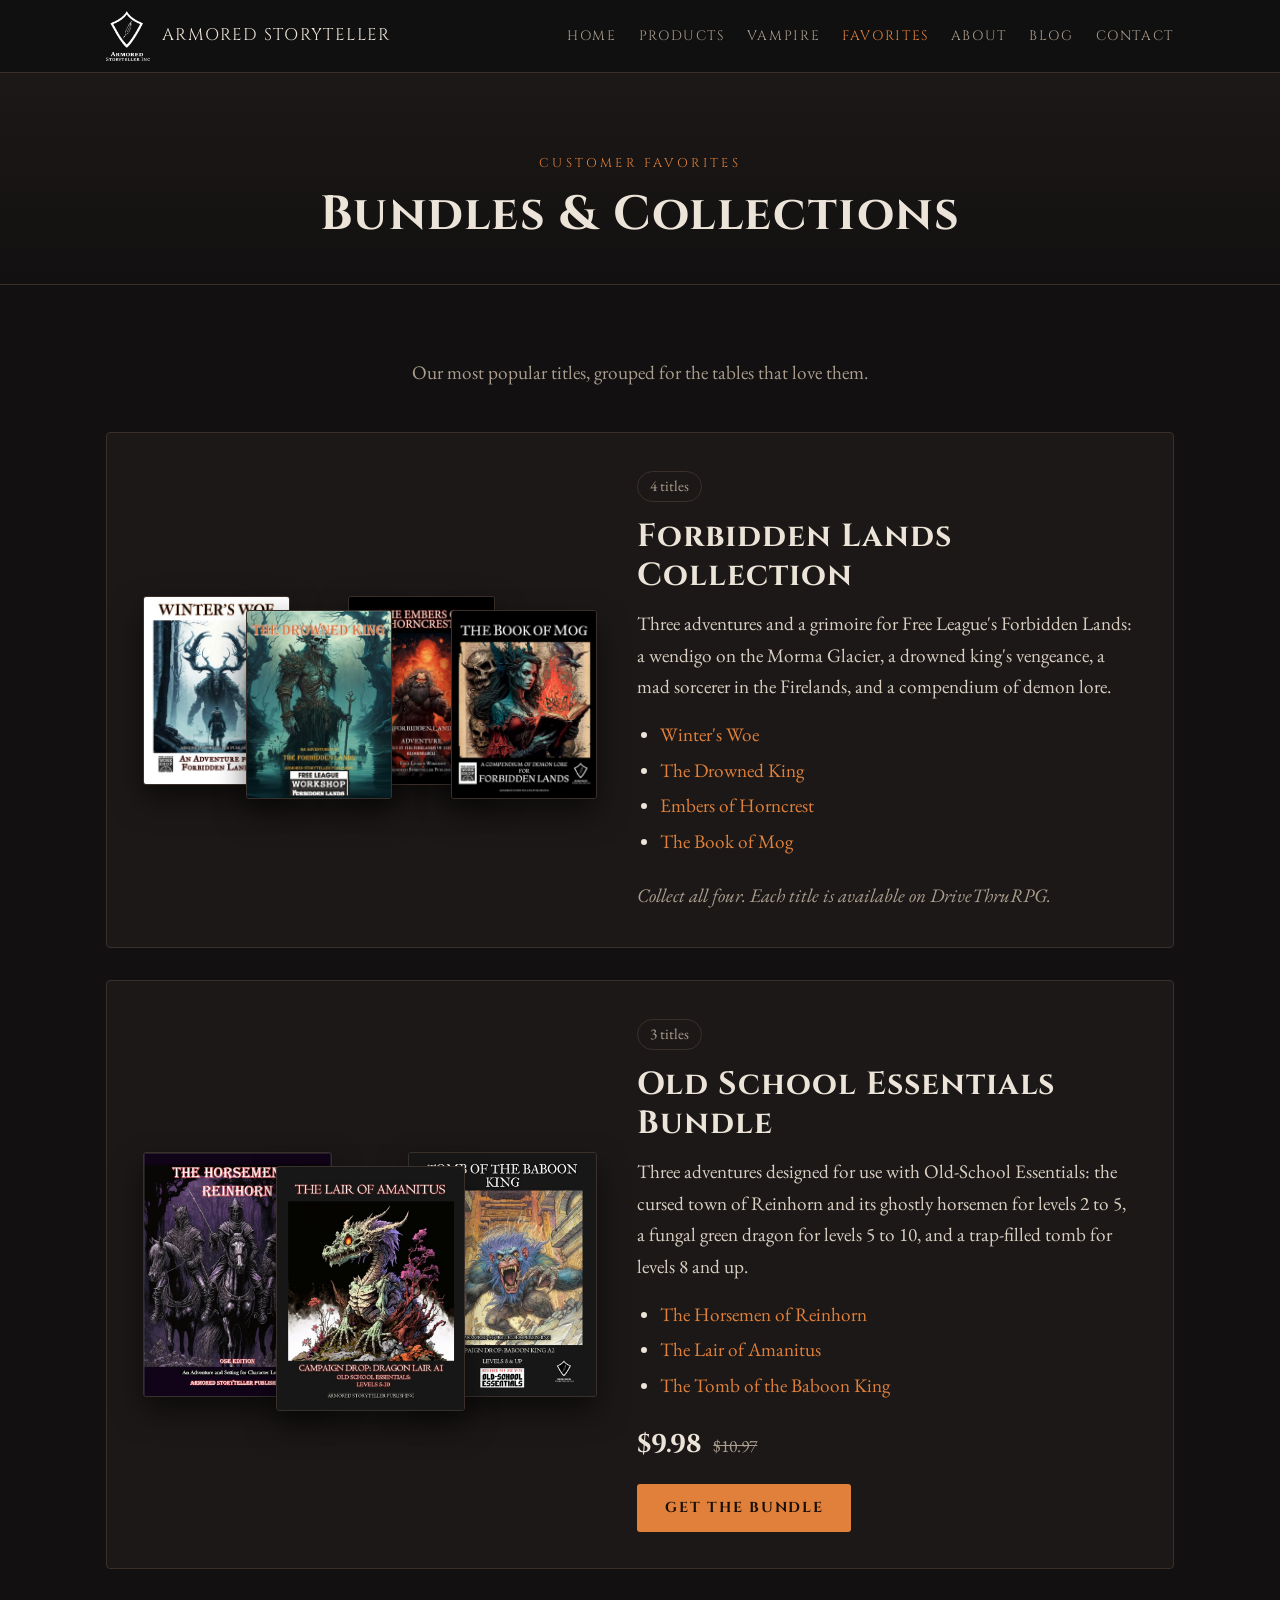
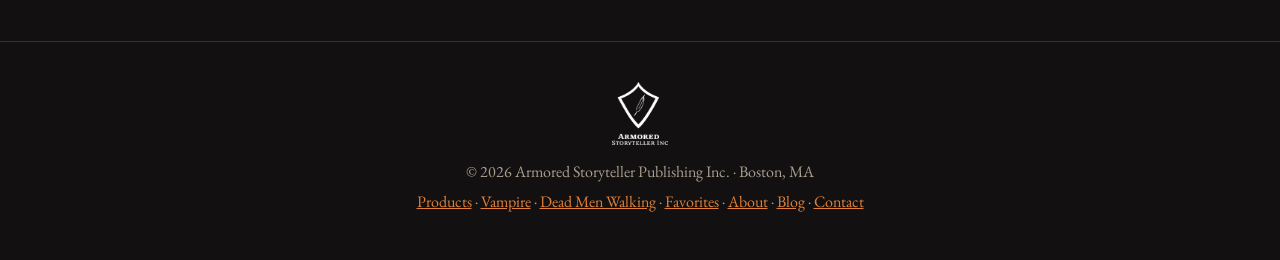
<file: favorites.html>
<!doctype html>
<html lang="en">
<head>
  <meta charset="utf-8">
  <meta name="viewport" content="width=device-width, initial-scale=1">
  <title>Customer Favorites - Armored Storyteller Publishing</title>
  <meta name="description" content="Customer favorites and bundles from Armored Storyteller Publishing.">
  <link rel="icon" href="images/logo.png">
  <link rel="preconnect" href="https://fonts.googleapis.com">
  <link rel="preconnect" href="https://fonts.gstatic.com" crossorigin>
  <link href="https://fonts.googleapis.com/css2?family=Cinzel:wght@500;700&family=EB+Garamond:ital,wght@0,400;0,600;1,400&display=swap" rel="stylesheet">
  <link rel="stylesheet" href="style.css">
</head>
<body>

  <header class="site-header">
    <div class="wrap">
      <a class="brand" href="index.html">
        <img class="logo-img" src="images/logo-black.png" alt="">
        <span>Armored Storyteller</span>
      </a>
      <nav class="site-nav">
        <a href="index.html">Home</a>
        <a href="index.html#products">Products</a>
        <a href="vampire.html">Vampire</a>
        <a href="favorites.html" aria-current="page">Favorites</a>
        <a href="about.html">About</a>
        <a href="blog.html">Blog</a>
        <a href="about.html#contact">Contact</a>
      </nav>
    </div>
  </header>

  <main>
    <div class="page-head">
      <div class="wrap">
        <span class="eyebrow">Customer Favorites</span>
        <h1>Bundles &amp; Collections</h1>
      </div>
    </div>

    <section>
      <div class="wrap">
        <div class="section-title">
          <p>Our most popular titles, grouped for the tables that love them.</p>
        </div>
        <div id="bundles" class="bundles"></div>
        <noscript><p class="section-title">Turn on JavaScript to see our bundles, or browse <a href="index.html#products">all products</a>.</p></noscript>
      </div>
    </section>
  </main>

  <footer class="site-footer">
    <div class="wrap">
      <img class="logo-img" src="images/logo-black.png" alt="">
      <p>&copy; 2026 Armored Storyteller Publishing Inc. &middot; Boston, MA</p>
      <p><a href="index.html#products">Products</a> &middot; <a href="vampire.html">Vampire</a> &middot; <a href="dead-men-walking.html">Dead Men Walking</a> &middot; <a href="favorites.html">Favorites</a> &middot; <a href="about.html">About</a> &middot; <a href="blog.html">Blog</a> &middot; <a href="about.html#contact">Contact</a></p>
    </div>
  </footer>

  <script src="favorites-data.js"></script>
  <script>
    // Builds one card per bundle from favorites-data.js
    (function () {
      var root = document.getElementById("bundles");

      function el(tag, className, text) {
        var node = document.createElement(tag);
        if (className) node.className = className;
        if (text) node.textContent = text;
        return node;
      }

      BUNDLES.forEach(function (bundle) {
        var items = bundle.products.map(function (id) { return PRODUCTS[id]; }).filter(Boolean);
        var card = el("article", "bundle");

        var covers = el("div", "bundle-covers");
        covers.style.setProperty("--n", items.length);
        items.forEach(function (p) {
          var img = el("img");
          img.src = p.cover;
          img.alt = p.title + " cover";
          covers.appendChild(img);
        });
        card.appendChild(covers);

        var body = el("div", "bundle-body");
        if (bundle.badge) {
          card.className += " bundle-special";
          body.appendChild(el("span", "tag tag-special", bundle.badge));
        } else {
          body.appendChild(el("span", "tag", items.length + " titles"));
        }
        body.appendChild(el("h2", null, bundle.name));
        body.appendChild(el("p", null, bundle.pitch));

        // A single-title card doesn't need a contents list
        if (items.length > 1) {
          var list = el("ul", "bundle-list");
          items.forEach(function (p) {
            var li = el("li");
            var a = el("a", null, p.title);
            a.href = p.link;
            li.appendChild(a);
            list.appendChild(li);
          });
          body.appendChild(list);
        }

        if (bundle.price) {
          var price = el("p", "bundle-price");
          price.appendChild(el("strong", null, bundle.price));
          if (bundle.was) price.appendChild(el("s", null, bundle.was));
          body.appendChild(price);
        }

        if (bundle.link) {
          var buy = el("a", "button", bundle.button || "Get the Bundle");
          buy.href = bundle.link;
          body.appendChild(buy);
        } else {
          body.appendChild(el("p", "bundle-note", bundle.note || "Bundle coming soon. Each title is available on its own now."));
        }

        card.appendChild(body);
        root.appendChild(card);
      });
    })();
  </script>

</body>
</html>
</file>
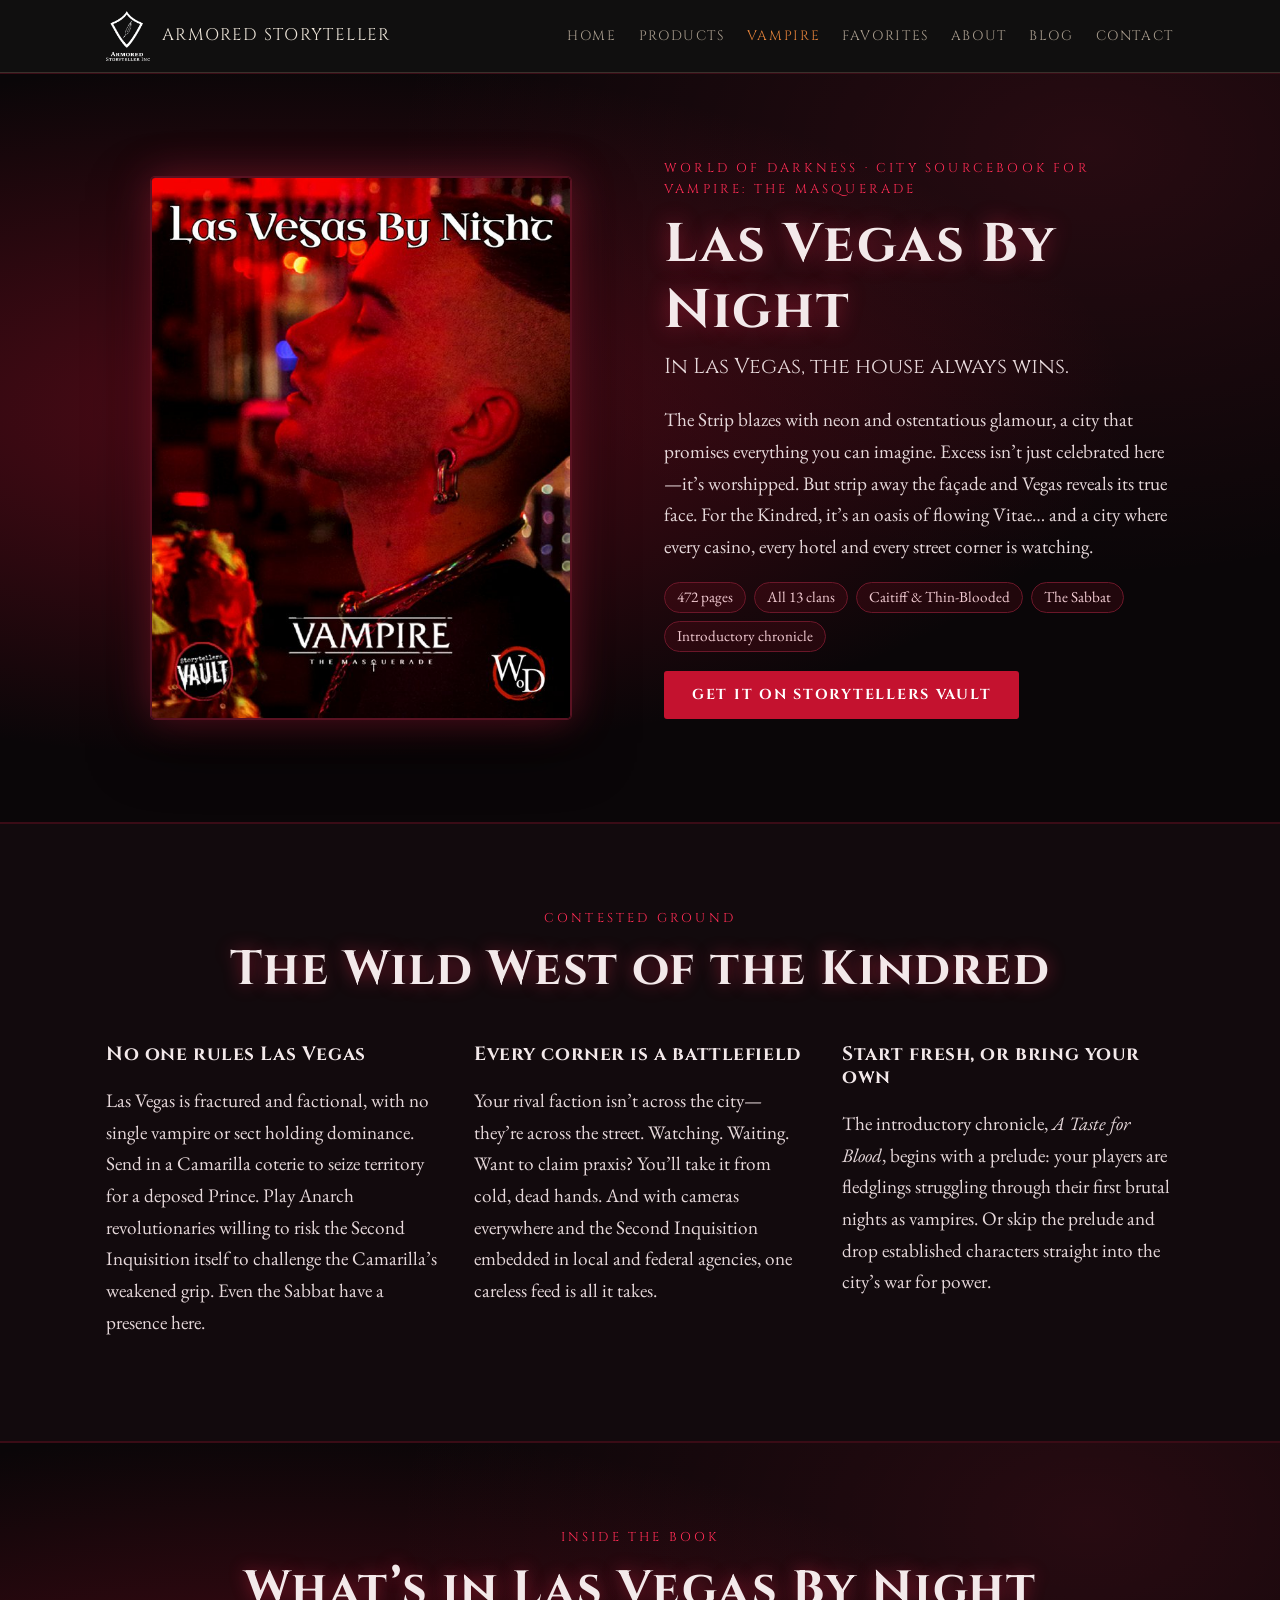
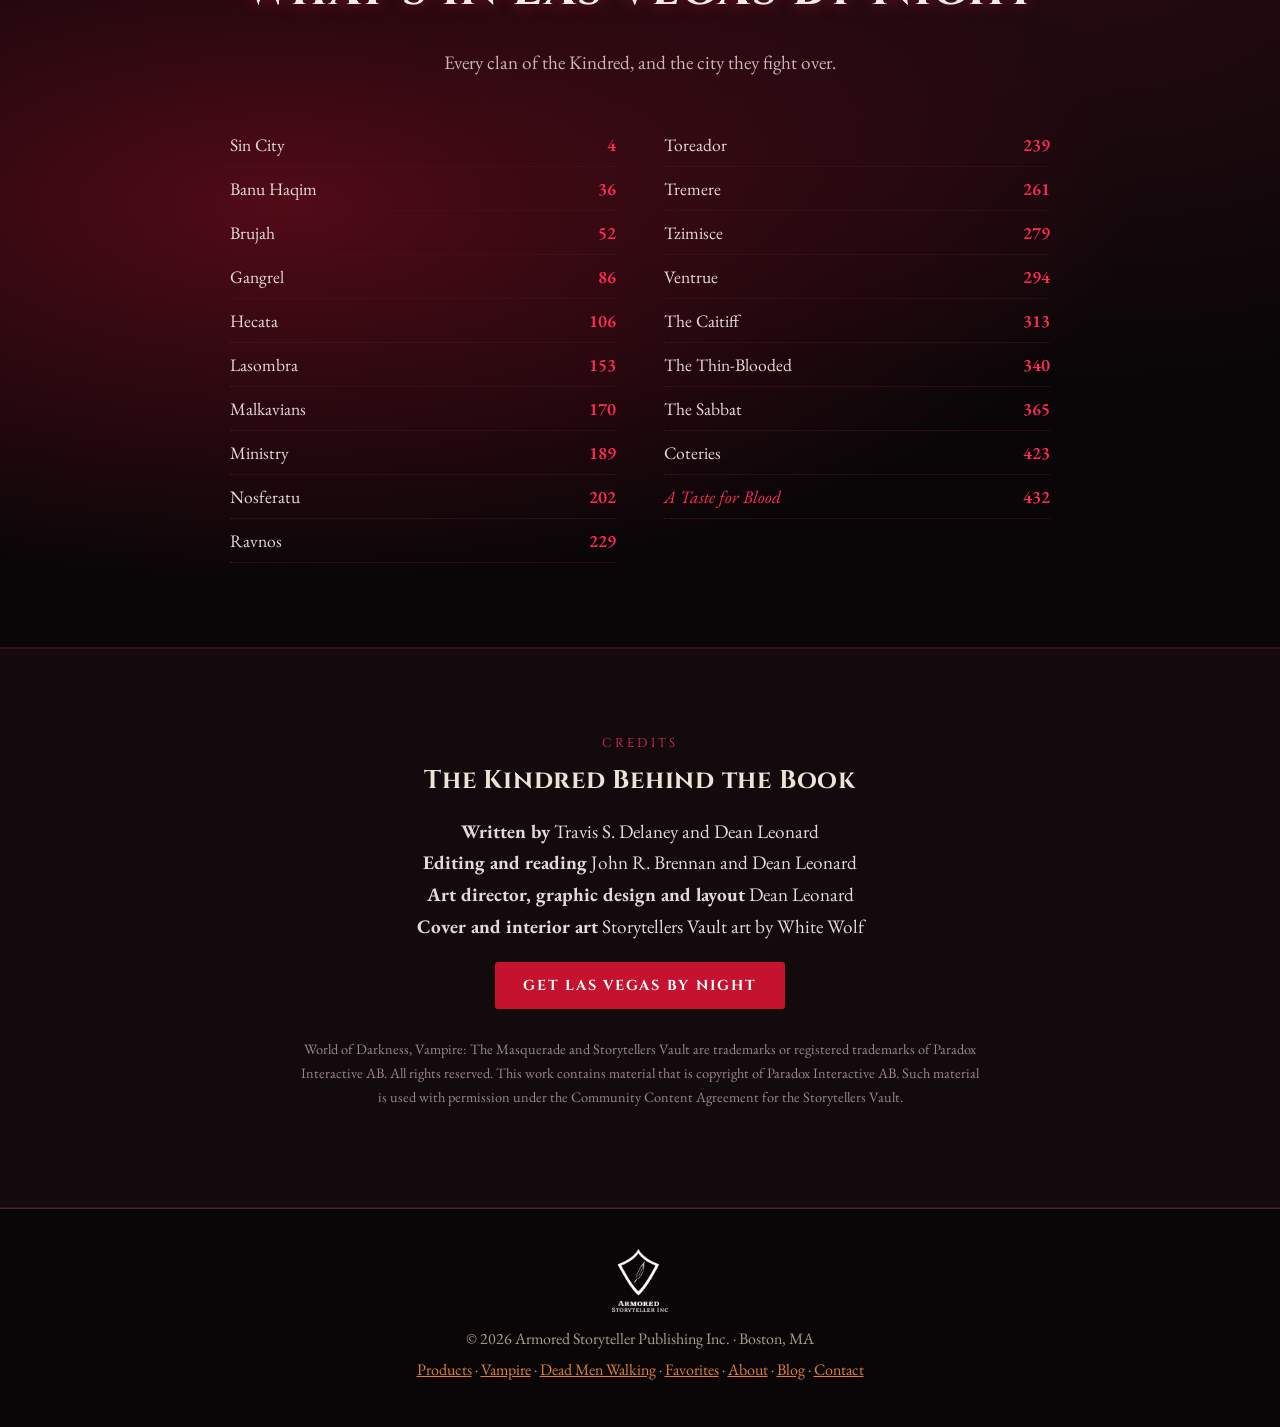
<file: vampire.html>
<!doctype html>
<html lang="en">
<head>
  <meta charset="utf-8">
  <meta name="viewport" content="width=device-width, initial-scale=1">
  <title>Las Vegas By Night - Vampire: The Masquerade - Armored Storyteller Publishing</title>
  <meta name="description" content="Las Vegas By Night: a 472-page city sourcebook for Vampire: The Masquerade, covering every clan, the Caitiff, the Thin-Blooded and the Sabbat, with the introductory chronicle A Taste for Blood.">
  <link rel="icon" href="images/logo.png">
  <link rel="preconnect" href="https://fonts.googleapis.com">
  <link rel="preconnect" href="https://fonts.gstatic.com" crossorigin>
  <link href="https://fonts.googleapis.com/css2?family=Cinzel:wght@500;700&family=EB+Garamond:ital,wght@0,400;0,600;1,400&display=swap" rel="stylesheet">
  <link rel="stylesheet" href="style.css">
</head>
<body class="wod-page">

  <header class="site-header">
    <div class="wrap">
      <a class="brand" href="index.html">
        <img class="logo-img" src="images/logo-black.png" alt="">
        <span>Armored Storyteller</span>
      </a>
      <nav class="site-nav">
        <a href="index.html">Home</a>
        <a href="index.html#products">Products</a>
        <a href="vampire.html" aria-current="page">Vampire</a>
        <a href="favorites.html">Favorites</a>
        <a href="about.html">About</a>
        <a href="blog.html">Blog</a>
        <a href="about.html#contact">Contact</a>
      </nav>
    </div>
  </header>

  <main>
    <section class="wod">
      <div class="wrap feature">
        <img class="feature-cover wod-cover" src="images/cover-las-vegas-by-night.jpg" alt="Las Vegas By Night cover">
        <div>
          <span class="eyebrow">World of Darkness &middot; City Sourcebook for Vampire: The Masquerade</span>
          <h1 class="wod-title">Las Vegas By Night</h1>
          <p class="wod-hook">In Las Vegas, the house always wins.</p>
          <p>The Strip blazes with neon and ostentatious glamour, a city that promises everything you can imagine. Excess isn&rsquo;t just celebrated here&mdash;it&rsquo;s worshipped. But strip away the fa&ccedil;ade and Vegas reveals its true face. For the Kindred, it&rsquo;s an oasis of flowing Vitae&hellip; and a city where every casino, every hotel and every street corner is watching.</p>
          <ul class="wod-clans">
            <li>472 pages</li><li>All 13 clans</li><li>Caitiff &amp; Thin-Blooded</li><li>The Sabbat</li><li>Introductory chronicle</li>
          </ul>
          <p><a class="button wod-button" href="https://site.storytellersvault.com/product/589470/Las-Vegas-By-Night">Get It on Storytellers Vault</a></p>
        </div>
      </div>
    </section>

    <section class="wod wod-alt">
      <div class="wrap">
        <div class="section-title">
          <span class="eyebrow">Contested Ground</span>
          <h2>The Wild West of the Kindred</h2>
        </div>
        <div class="wod-columns">
          <div>
            <h3>No one rules Las Vegas</h3>
            <p>Las Vegas is fractured and factional, with no single vampire or sect holding dominance. Send in a Camarilla coterie to seize territory for a deposed Prince. Play Anarch revolutionaries willing to risk the Second Inquisition itself to challenge the Camarilla&rsquo;s weakened grip. Even the Sabbat have a presence here.</p>
          </div>
          <div>
            <h3>Every corner is a battlefield</h3>
            <p>Your rival faction isn&rsquo;t across the city&mdash;they&rsquo;re across the street. Watching. Waiting. Want to claim praxis? You&rsquo;ll take it from cold, dead hands. And with cameras everywhere and the Second Inquisition embedded in local and federal agencies, one careless feed is all it takes.</p>
          </div>
          <div>
            <h3>Start fresh, or bring your own</h3>
            <p>The introductory chronicle, <em>A Taste for Blood</em>, begins with a prelude: your players are fledglings struggling through their first brutal nights as vampires. Or skip the prelude and drop established characters straight into the city&rsquo;s war for power.</p>
          </div>
        </div>
      </div>
    </section>

    <section class="wod">
      <div class="wrap">
        <div class="section-title">
          <span class="eyebrow">Inside the Book</span>
          <h2>What&rsquo;s in Las Vegas By Night</h2>
          <p>Every clan of the Kindred, and the city they fight over.</p>
        </div>
        <ol class="wod-chapters">
          <li><span>Sin City</span><b>4</b></li>
          <li><span>Banu Haqim</span><b>36</b></li>
          <li><span>Brujah</span><b>52</b></li>
          <li><span>Gangrel</span><b>86</b></li>
          <li><span>Hecata</span><b>106</b></li>
          <li><span>Lasombra</span><b>153</b></li>
          <li><span>Malkavians</span><b>170</b></li>
          <li><span>Ministry</span><b>189</b></li>
          <li><span>Nosferatu</span><b>202</b></li>
          <li><span>Ravnos</span><b>229</b></li>
          <li><span>Toreador</span><b>239</b></li>
          <li><span>Tremere</span><b>261</b></li>
          <li><span>Tzimisce</span><b>279</b></li>
          <li><span>Ventrue</span><b>294</b></li>
          <li><span>The Caitiff</span><b>313</b></li>
          <li><span>The Thin-Blooded</span><b>340</b></li>
          <li><span>The Sabbat</span><b>365</b></li>
          <li><span>Coteries</span><b>423</b></li>
          <li class="wod-chapter-key"><span>A Taste for Blood</span><b>432</b></li>
        </ol>
      </div>
    </section>

    <section class="wod wod-alt">
      <div class="wrap prose" style="text-align: center;">
        <span class="eyebrow">Credits</span>
        <h2 style="margin-top: 0;">The Kindred Behind the Book</h2>
        <p><strong>Written by</strong> Travis S. Delaney and Dean Leonard<br>
        <strong>Editing and reading</strong> John R. Brennan and Dean Leonard<br>
        <strong>Art director, graphic design and layout</strong> Dean Leonard<br>
        <strong>Cover and interior art</strong> Storytellers Vault art by White Wolf</p>
        <p><a class="button wod-button" href="https://site.storytellersvault.com/product/589470/Las-Vegas-By-Night">Get Las Vegas By Night</a></p>
        <p class="wod-legal">World of Darkness, Vampire: The Masquerade and Storytellers Vault are trademarks or registered trademarks of Paradox Interactive AB. All rights reserved. This work contains material that is copyright of Paradox Interactive AB. Such material is used with permission under the Community Content Agreement for the Storytellers Vault.</p>
      </div>
    </section>
  </main>

  <footer class="site-footer">
    <div class="wrap">
      <img class="logo-img" src="images/logo-black.png" alt="">
      <p>&copy; 2026 Armored Storyteller Publishing Inc. &middot; Boston, MA</p>
      <p><a href="index.html#products">Products</a> &middot; <a href="vampire.html">Vampire</a> &middot; <a href="dead-men-walking.html">Dead Men Walking</a> &middot; <a href="favorites.html">Favorites</a> &middot; <a href="about.html">About</a> &middot; <a href="blog.html">Blog</a> &middot; <a href="about.html#contact">Contact</a></p>
    </div>
  </footer>

</body>
</html>
</file>
<file: style.css>
/* Armored Storyteller Publishing - shared styles */

:root {
  --bg: #121010;
  --surface: #1c1817;
  --surface-2: #26201e;
  --border: #3a302b;
  --text: #ece4d8;
  --muted: #a99d8e;
  --ember: #e0803a;
  --ember-dark: #b55d22;
  --heading-font: "Cinzel", Georgia, serif;
  --body-font: "EB Garamond", Georgia, serif;
}

* { box-sizing: border-box; }

html { scroll-behavior: smooth; }

body {
  margin: 0;
  background: var(--bg);
  color: var(--text);
  font-family: var(--body-font);
  font-size: 1.2rem;
  line-height: 1.65;
}

img { max-width: 100%; display: block; }

a { color: var(--ember); }
a:hover { color: #f3a165; }

h1, h2, h3 {
  font-family: var(--heading-font);
  font-weight: 700;
  line-height: 1.2;
  letter-spacing: 0.03em;
  margin: 0 0 0.6em;
}

.wrap {
  max-width: 1100px;
  margin: 0 auto;
  padding: 0 16px;
}

/* ---------- Header ---------- */

.site-header {
  position: sticky;
  top: 0;
  z-index: 10;
  background: rgba(18, 16, 16, 0.94);
  border-bottom: 1px solid var(--border);
  backdrop-filter: blur(6px);
}

.site-header .wrap {
  display: flex;
  align-items: center;
  justify-content: space-between;
  gap: 16px;
  min-height: 72px;
  flex-wrap: wrap;
}

.brand {
  display: flex;
  align-items: center;
  gap: 12px;
  text-decoration: none;
  color: var(--text);
}

/* The logo file is black on white; invert it for the dark theme */
.logo-img {
  filter: invert(1);
  mix-blend-mode: screen;
}

.brand .logo-img { width: 44px; }

.brand span {
  font-family: var(--heading-font);
  font-size: 1.05rem;
  letter-spacing: 0.08em;
  text-transform: uppercase;
}

.site-nav {
  display: flex;
  flex-wrap: wrap;
  gap: 4px 22px;
}

.site-nav a {
  font-family: var(--heading-font);
  font-size: 0.85rem;
  letter-spacing: 0.12em;
  text-transform: uppercase;
  text-decoration: none;
  color: var(--muted);
  padding: 6px 0;
}

.site-nav a:hover,
.site-nav a[aria-current="page"] { color: var(--ember); }

/* ---------- Hero ---------- */

.hero {
  position: relative;
  padding: 110px 0 90px;
  background:
    linear-gradient(180deg, rgba(18,16,16,0.55) 0%, rgba(18,16,16,0.85) 70%, var(--bg) 100%),
    url("images/cavern.png") center / cover no-repeat;
  text-align: center;
}

.hero .logo-img {
  width: 150px;
  margin: 0 auto 28px;
}

.hero h1 {
  font-size: clamp(2rem, 6vw, 3.6rem);
  margin-bottom: 0.3em;
}

.hero p {
  max-width: 640px;
  margin: 0 auto 32px;
  font-size: 1.3rem;
  color: #d8cfc2;
}

.eyebrow {
  display: block;
  font-family: var(--heading-font);
  font-size: 0.8rem;
  letter-spacing: 0.25em;
  text-transform: uppercase;
  color: var(--ember);
  margin-bottom: 12px;
}

.button {
  display: inline-block;
  padding: 12px 28px;
  background: var(--ember);
  color: #1a0f08;
  font-family: var(--heading-font);
  font-weight: 700;
  font-size: 0.9rem;
  letter-spacing: 0.12em;
  text-transform: uppercase;
  text-decoration: none;
  border-radius: 3px;
}

.button:hover { background: #f09550; color: #1a0f08; }

.button.ghost {
  background: transparent;
  color: var(--ember);
  border: 1px solid var(--ember);
}

.button.ghost:hover { background: rgba(224, 128, 58, 0.12); color: var(--ember); }

/* ---------- Sections ---------- */

section { padding: 72px 0; }

.section-title {
  text-align: center;
  margin-bottom: 44px;
}

.section-title h2 { font-size: clamp(1.6rem, 4vw, 2.3rem); }

.section-title p {
  max-width: 640px;
  margin: 0 auto;
  color: var(--muted);
}

.alt { background: var(--surface); border-top: 1px solid var(--border); border-bottom: 1px solid var(--border); }

/* Featured product */

.feature {
  display: grid;
  grid-template-columns: 1fr 1fr;
  gap: 48px;
  align-items: center;
}

.feature img {
  border-radius: 4px;
  border: 1px solid var(--border);
  box-shadow: 0 20px 50px rgba(0, 0, 0, 0.5);
}

.feature h2 { font-size: clamp(1.8rem, 4vw, 2.6rem); }

.tag {
  display: inline-block;
  font-size: 0.95rem;
  color: var(--muted);
  border: 1px solid var(--border);
  border-radius: 20px;
  padding: 2px 12px;
  margin: 0 6px 16px 0;
}

/* Seasonal special section */

.special {
  background:
    radial-gradient(ellipse at 30% 50%, rgba(160, 30, 20, 0.28) 0%, rgba(18, 16, 16, 0) 65%),
    var(--bg);
  border-top: 1px solid var(--ember-dark);
  border-bottom: 1px solid var(--ember-dark);
}

.special-callout {
  border-left: 3px solid var(--ember);
  padding: 4px 0 4px 14px;
  color: var(--text);
}

/* World of Darkness line (Vampire): crimson / neon-noir */

.wod {
  --blood: #c4122f;
  --neon: #ff2d55;
  background:
    radial-gradient(ellipse at 22% 45%, rgba(196, 18, 47, 0.38) 0%, rgba(10, 6, 8, 0) 60%),
    radial-gradient(ellipse at 85% 10%, rgba(255, 45, 85, 0.12) 0%, rgba(10, 6, 8, 0) 45%),
    #0a0608;
  border-top: 1px solid #3a0c16;
  border-bottom: 1px solid #3a0c16;
  padding: 84px 0;
}

.wod .eyebrow { color: var(--neon); }

.wod .section-title h2 {
  font-size: clamp(2rem, 5vw, 3rem);
  color: #f3e9ea;
  text-shadow: 0 0 18px rgba(255, 45, 85, 0.45);
}

.wod .section-title p { color: #c9b4b8; }

.wod .feature h2 { color: #f3e9ea; }

.wod-cover {
  border-color: #5a1222 !important;
  box-shadow: 0 0 0 1px #5a1222, 0 0 40px rgba(255, 45, 85, 0.35), 0 24px 60px rgba(0, 0, 0, 0.7) !important;
}

.wod-hook {
  font-family: var(--heading-font);
  font-size: 1.35rem;
  color: var(--neon);
  margin: -0.2em 0 0.8em;
}

.wod p { color: #e6d8da; }

.wod-clans {
  list-style: none;
  padding: 0;
  margin: 0 0 18px;
  display: flex;
  flex-wrap: wrap;
  gap: 8px;
}

.wod-clans li {
  font-size: 0.95rem;
  padding: 2px 12px;
  border: 1px solid #6b1729;
  border-radius: 20px;
  color: #f0c9d0;
  background: rgba(196, 18, 47, 0.12);
}

.button.wod-button { background: var(--blood); color: #fff; }

.button.wod-button:hover { background: var(--neon); color: #fff; }

.button.wod-ghost { color: #ff6f8a; border-color: #ff2d55; margin-left: 8px; }

.button.wod-ghost:hover { background: rgba(255, 45, 85, 0.12); color: #ff8aa0; }

/* Vampire landing page */

.wod-page { background: #0a0608; }

.wod-title { font-size: clamp(2.2rem, 6vw, 3.4rem); color: #f3e9ea; text-shadow: 0 0 22px rgba(255, 45, 85, 0.45); margin-bottom: 0.2em; }

.wod-alt { background: #120a0d; }

.wod h3 { color: #f3e9ea; font-size: 1.2rem; }

.wod-columns { display: grid; grid-template-columns: repeat(auto-fit, minmax(260px, 1fr)); gap: 36px; }

.wod-chapters {
  list-style: none;
  margin: 0 auto;
  padding: 0;
  max-width: 820px;
  columns: 2;
  column-gap: 48px;
}

.wod-chapters li {
  display: flex;
  justify-content: space-between;
  gap: 12px;
  padding: 7px 0;
  border-bottom: 1px dotted #4a1320;
  break-inside: avoid;
  color: #e6d8da;
  font-size: 1.1rem;
}

.wod-chapters b { color: var(--neon); font-weight: 600; }

.wod-chapter-key span { color: var(--neon); font-style: italic; }

.wod-legal { font-size: 0.9rem; color: #9c868a !important; margin-top: 28px; }

@media (max-width: 760px) {
  .wod-chapters { columns: 1; }
}

/* Slim "new bundle" strip */

.bundle-strip { padding: 22px 0; background: var(--surface); }

.bundle-strip .wrap {
  display: flex;
  align-items: center;
  justify-content: space-between;
  gap: 16px 28px;
  flex-wrap: wrap;
}

.bundle-strip p { margin: 0; flex: 1 1 480px; }

.bundle-strip .eyebrow { display: inline; margin-right: 8px; }

.bundle-strip s { color: var(--muted); margin-left: 6px; }

/* Product grid */

.grid {
  display: grid;
  grid-template-columns: repeat(auto-fill, minmax(230px, 1fr));
  gap: 24px;
}

.card {
  background: var(--surface-2);
  border: 1px solid var(--border);
  border-radius: 4px;
  overflow: hidden;
  display: flex;
  flex-direction: column;
}

.feature .feature-cover {
  max-width: 420px;
  width: 100%;
  justify-self: center;
}

.card-art {
  aspect-ratio: 600 / 775;
  background: radial-gradient(circle at 50% 40%, #3a2a20 0%, #1a1513 75%);
  display: flex;
  align-items: center;
  justify-content: center;
  overflow: hidden;
}

.card-art img { width: 100%; height: 100%; object-fit: cover; }

.card-art .logo-img { width: 45%; height: auto; opacity: 0.35; }

.card-body {
  padding: 18px 20px 22px;
  display: flex;
  flex-direction: column;
  flex: 1;
}

.card h3 { font-size: 1.15rem; margin-bottom: 0.4em; }

.card .tag { align-self: flex-start; font-size: 0.85rem; margin-bottom: 10px; }

.card p { margin: 0 0 16px; font-size: 1.05rem; color: var(--muted); }

.card .button { margin-top: auto; align-self: flex-start; padding: 9px 18px; font-size: 0.8rem; }

/* Two-column "coming soon" */

.forge {
  max-width: 1000px;
  margin: 0 auto;
  display: grid;
  grid-template-columns: repeat(auto-fit, minmax(300px, 1fr));
  gap: 32px;
}

.forge-item {
  display: grid;
  grid-template-columns: 140px 1fr;
  gap: 22px;
  align-items: start;
}

.forge-item img { border-radius: 3px; border: 1px solid var(--border); }

.forge-item h3 { font-size: 1.25rem; }

.forge-item p { margin: 0; color: var(--muted); }

/* Customer Favorites bundles */

.bundles {
  display: grid;
  gap: 32px;
}

.bundle {
  display: grid;
  grid-template-columns: minmax(0, 1fr) minmax(0, 1.1fr);
  gap: 40px;
  align-items: center;
  background: var(--surface);
  border: 1px solid var(--border);
  border-radius: 4px;
  padding: 36px;
}

.bundle-covers {
  display: flex;
  justify-content: center;
  padding: 10px 0;
}

/* --n (number of covers) is set by favorites.html; covers overlap by 30% and always fit the column */
.bundle-covers img {
  --w: min(190px, calc(100% / (0.7 * var(--n, 2) + 0.3)));
  width: var(--w);
  min-width: 0;
  border-radius: 3px;
  border: 1px solid var(--border);
  box-shadow: 0 14px 30px rgba(0, 0, 0, 0.55);
}

.bundle-covers img + img { margin-left: calc(-0.3 * var(--w)); }

.bundle-covers img:nth-child(even) { transform: translateY(14px); }

.bundle h2 { font-size: clamp(1.5rem, 3.5vw, 2rem); margin-bottom: 0.4em; }

.bundle p { margin: 0 0 16px; color: #d8cfc2; }

.bundle-list {
  margin: 0 0 22px;
  padding-left: 1.2em;
}

.bundle-list li { margin: 4px 0; }

.bundle-list a { text-decoration: none; }

.bundle-list a:hover { text-decoration: underline; }

.bundle .bundle-note { color: var(--muted); font-style: italic; margin: 0; }

.bundle .bundle-price { display: flex; align-items: baseline; gap: 12px; margin-bottom: 18px; }

.bundle-price strong { font-family: var(--heading-font); font-size: 1.6rem; color: var(--text); }

.bundle-price s { color: var(--muted); font-size: 1.1rem; }

/* Seasonal / special-offer highlight */
.bundle-special { border-color: var(--ember); box-shadow: 0 0 0 1px var(--ember-dark), 0 18px 40px rgba(224, 128, 58, 0.12); }

.tag-special { background: var(--ember); border-color: var(--ember); color: #1a0f08; font-weight: 600; }

/* ---------- Text pages ---------- */

.page-head {
  padding: 80px 0 40px;
  text-align: center;
  border-bottom: 1px solid var(--border);
  background: linear-gradient(180deg, var(--surface) 0%, var(--bg) 100%);
}

.page-head h1 { font-size: clamp(2rem, 5vw, 3rem); margin: 0; }

.prose {
  max-width: 720px;
  margin: 0 auto;
}

.prose h2 { font-size: 1.6rem; margin-top: 1.4em; }

.prose blockquote {
  margin: 1.5em 0;
  padding: 0.4em 1.2em;
  border-left: 3px solid var(--ember);
  color: var(--muted);
  font-style: italic;
}

.post {
  padding-bottom: 56px;
  margin-bottom: 56px;
  border-bottom: 1px solid var(--border);
}

.post:last-child { border-bottom: 0; margin-bottom: 0; }

.post h2 { font-size: clamp(1.6rem, 4vw, 2.1rem); margin: 0 0 0.3em; }

.post .meta {
  font-size: 1rem;
  color: var(--muted);
  margin-bottom: 1.4em;
}

.post-list {
  list-style: none;
  padding: 0;
  margin: 0 0 48px;
  display: grid;
  gap: 10px;
}

.post-list a { font-family: var(--heading-font); font-size: 1.05rem; text-decoration: none; }

.post-list span { color: var(--muted); font-size: 1rem; }

/* ---------- Footer ---------- */

.site-footer {
  border-top: 1px solid var(--border);
  padding: 40px 0;
  text-align: center;
  color: var(--muted);
  font-size: 1rem;
}

.site-footer .logo-img { width: 56px; margin: 0 auto 14px; }

.site-footer p { margin: 4px 0; }

/* ---------- Phones ---------- */

@media (max-width: 760px) {
  body { font-size: 1.1rem; }
  .site-header { position: static; }
  .site-header .wrap { justify-content: center; padding-top: 12px; padding-bottom: 12px; }
  .site-nav { justify-content: center; }
  .hero { padding: 70px 0 60px; }
  .feature { grid-template-columns: 1fr; gap: 28px; }
  .forge-item { grid-template-columns: 100px 1fr; }
  .bundle { grid-template-columns: 1fr; gap: 24px; padding: 24px 18px; }
  section { padding: 52px 0; }
}

/* Dead Men Walking page: ash, smoke and blood */

.dmw-page { background: #0b0b0b; }

.dmw {
  --toxic: #d8261b;
  --ash: #b9b2a8;
  background:
    radial-gradient(ellipse at 25% 40%, rgba(216, 38, 27, 0.22) 0%, rgba(11, 11, 11, 0) 60%),
    #0b0b0b;
  border-top: 1px solid #2a1512;
  padding: 80px 0;
}

.dmw-alt { background: #141210; }

.dmw .eyebrow { color: #ff4a3d; }

.dmw h2, .dmw h3, .dmw-title { color: #efe9e2; }

.dmw-title { font-size: clamp(2.3rem, 6vw, 3.6rem); text-shadow: 0 0 20px rgba(216, 38, 27, 0.5); margin-bottom: 0.2em; }

.dmw p { color: #ddd5cb; }

.dmw-hook { font-family: var(--heading-font); font-size: 1.2rem; color: #ff4a3d !important; font-style: italic; }

.dmw-cover { border-color: #4a1a15 !important; box-shadow: 0 0 0 1px #4a1a15, 0 0 36px rgba(216, 38, 27, 0.35), 0 24px 60px rgba(0, 0, 0, 0.75) !important; }

.dmw-tags { list-style: none; padding: 0; margin: 0 0 18px; display: flex; flex-wrap: wrap; gap: 8px; }

.dmw-tags li { font-size: 0.95rem; padding: 2px 12px; border: 1px solid #5a2019; border-radius: 20px; color: #f1cfc9; background: rgba(216, 38, 27, 0.1); }

.button.dmw-button { background: var(--toxic); color: #fff; }

.button.dmw-button:hover { background: #ff4a3d; color: #fff; }

.dmw-small { font-size: 0.95rem; color: var(--ash) !important; font-style: italic; }

.dmw-columns { display: grid; grid-template-columns: repeat(auto-fit, minmax(240px, 1fr)); gap: 32px; }

.dmw-columns h3 { font-size: 1.15rem; }

.dmw-chapters { list-style: none; padding: 0; margin: 0; }

.dmw-chapters li { display: flex; justify-content: space-between; gap: 16px; padding: 9px 0; border-bottom: 1px dotted #4a1a15; color: #ddd5cb; font-size: 1.1rem; }

.dmw-chapters b { color: #ff4a3d; font-weight: 600; }

.dmw-video { margin-top: 3rem; }

.dmw-video video {
  display: block;
  width: 100%;
  max-width: 800px;
  height: auto;
  aspect-ratio: 16 / 9;
  margin-inline: auto;
  border-radius: 8px;
  background: #000;
}

.dmw-legal { font-size: 0.9rem; color: #8f877d !important; margin-top: 24px; }

@media (max-width: 760px) {
  .dmw-feature-art .dmw-cover { order: -1; }
}
</file>
